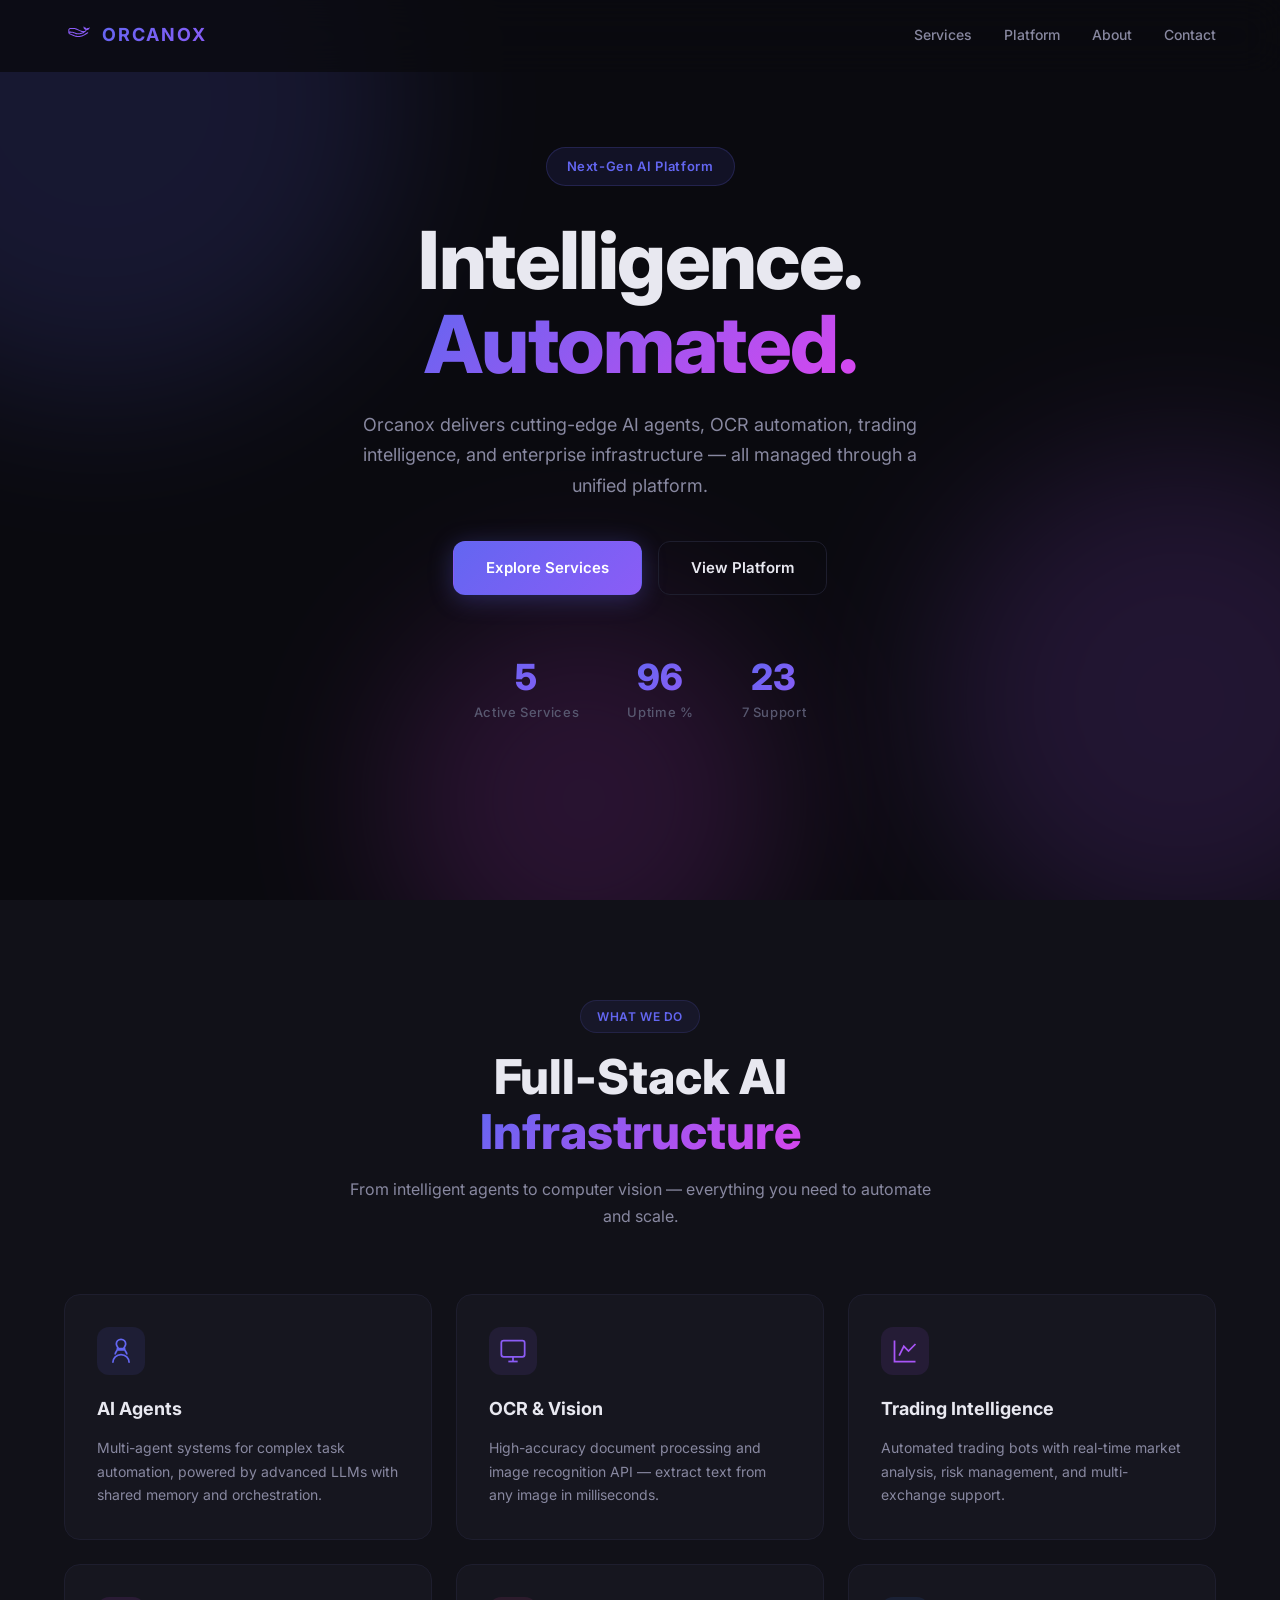
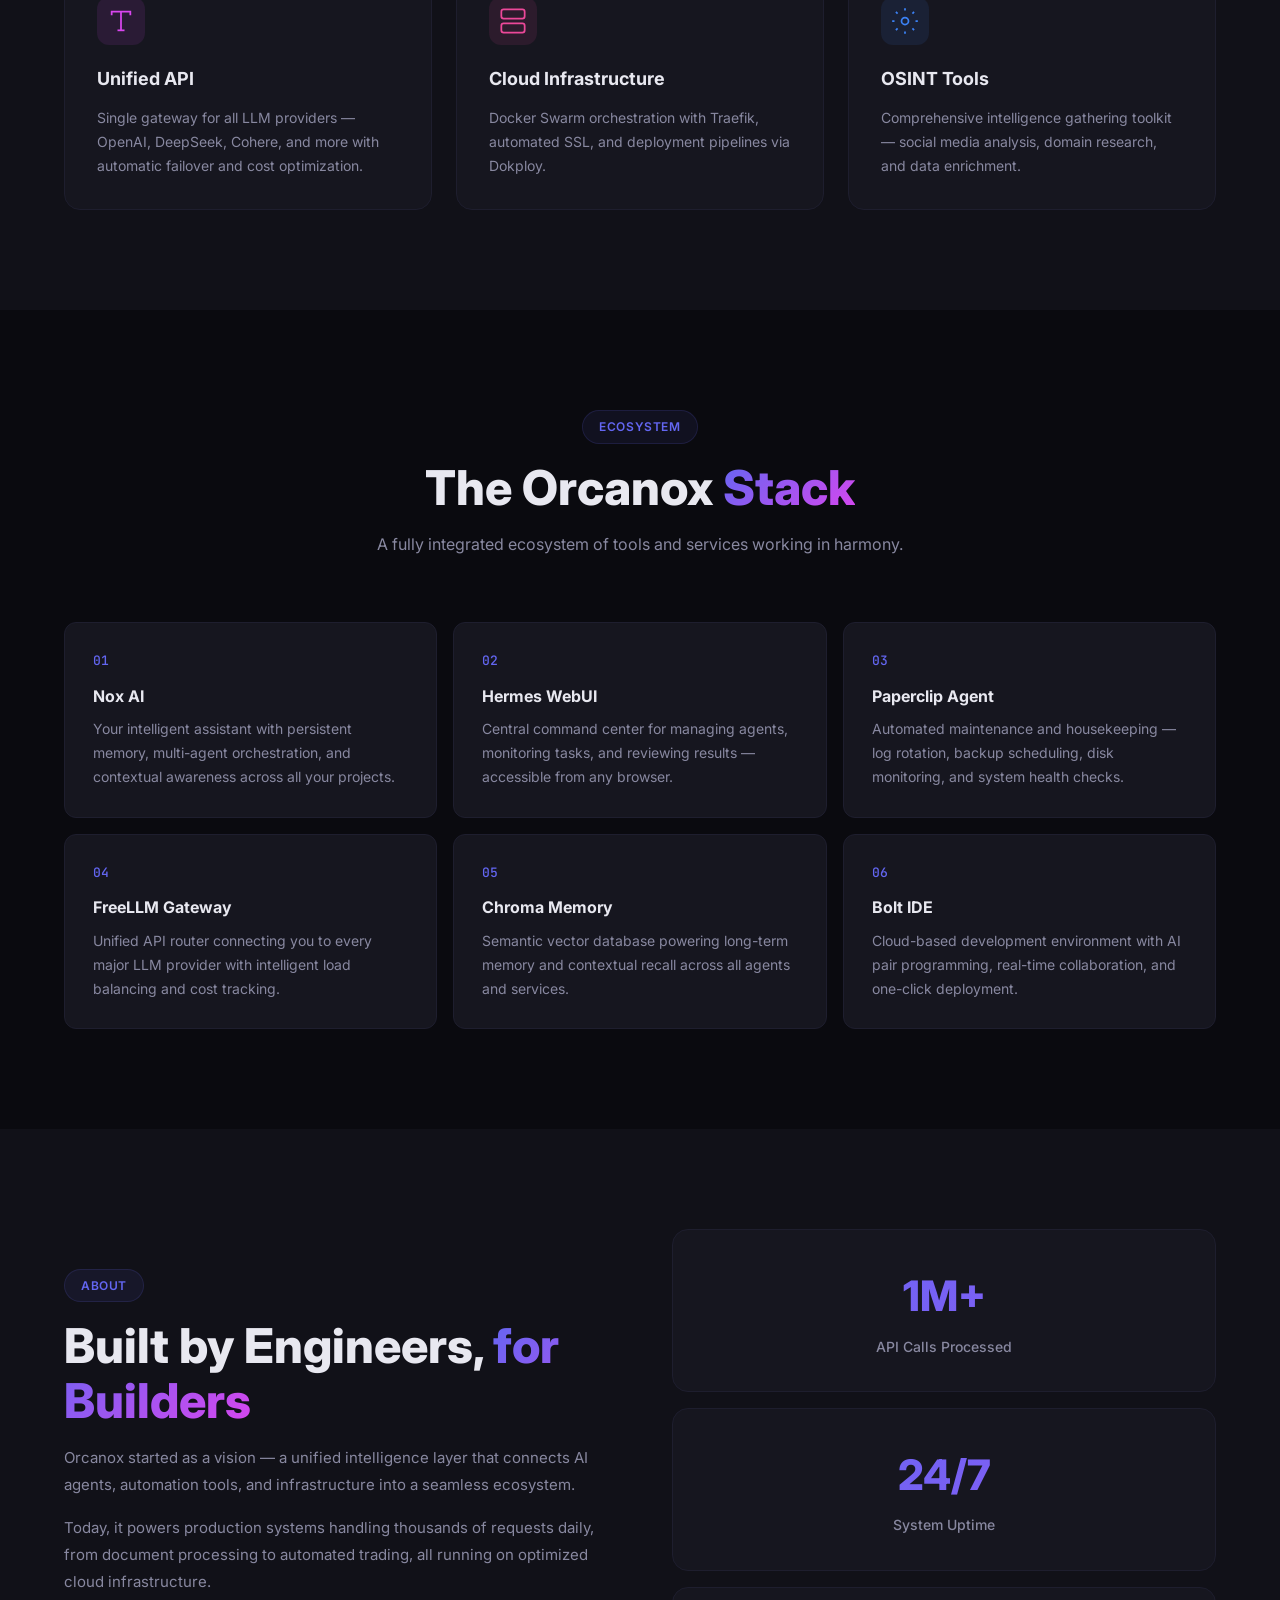
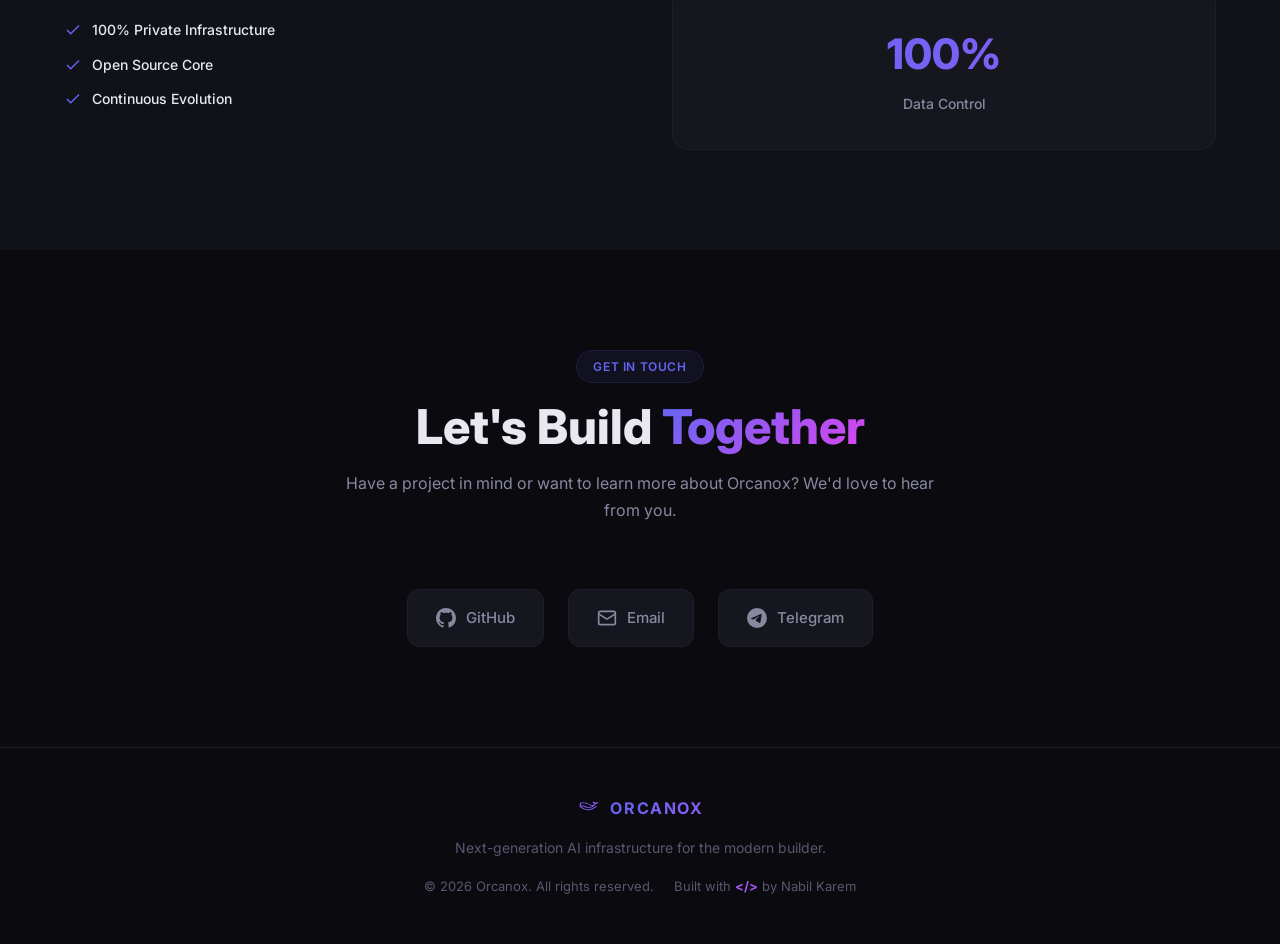
<file: index.html>
<!DOCTYPE html>
<html lang="en">
<head>
  <meta charset="UTF-8">
  <meta name="viewport" content="width=device-width, initial-scale=1.0">
  <meta name="description" content="Orcanox - Next-Generation AI & Automation Platform">
  
  <!-- Google Site Verification - Replace with actual key -->
  <meta name="google-site-verification" content="YOUR_GOOGLE_VERIFICATION_KEY" />
  
  <title>Orcanox — AI. Automation. Intelligence.</title>
  
  <link rel="preconnect" href="https://fonts.googleapis.com">
  <link rel="preconnect" href="https://fonts.gstatic.com" crossorigin>
  <link href="https://fonts.googleapis.com/css2?family=Inter:wght@300;400;500;600;700;800&family=JetBrains+Mono:wght@400;500&display=swap" rel="stylesheet">
  <link rel="stylesheet" href="css/style.css">
  <link rel="icon" type="image/svg+xml" href="favicon.svg">
</head>
<body>
  <!-- Navigation -->
  <nav class="navbar" id="navbar">
    <div class="container nav-container">
      <a href="/" class="logo">
        <svg viewBox="0 0 559 446" class="logo-icon" aria-hidden="true">
          <path fill="currentColor" d="M390 56v12c.1 2.3.5 4 1 6a73 73 0 0 0 12 24c2 2.3 5.7 4 7 7 4 3.4 9.6 6.8 14 9 1.7.6 5.7 1.1 7 2 1.9 1.3 2.9 2.3 0 4v1c-.6 1.8-1.9 3.5-3 5q-3 4-7 7c-4.3 3.2-9.5 6.8-15 7h-1q-2 1.6-5 2h-4c-5.2.7-12.9 2.2-18 0h-6c-1.6 0-3-.8-4-1h-3a17 17 0 0 1-6-2h-1c-2.5-.1-4-1.2-6-2l-4-1c-8.4-2-20.3-6.6-27-12h-1c-4.6-1-9.5-4.3-13.7-6.3s-10.5-3-13.3-6.7h-1c-4-1-8.9-3.5-12-6h-1c-6.8-1.6-13.6-6-20-9-6.5-2.8-14.6-5.7-20-10h-1c-7-1.2-15.4-4-22-6h-97c-5.3 4.3-13.7 4.3-18.7 10.3S90.8 101 88 108c-.4 1.5-.8 2.3-1 4-.2 1.6-.8 4-1 5v51c.2 1.2.8 3.2 1 5 .2 2 .5 3.2 1 5a79 79 0 0 0 6 12c.8.7 1.4 2.2 2 3 1.8 2 4.9 3.4 6 6 9.5 8.3 23.5 10.3 33 18h1c5.1 1.2 12 4.8 16 8h1c4 1 8.9 3.5 12 6h1q4.6 1.2 8 4h1c2 .1 2.6 1.3 4 2 1.6.8 2.7.7 4 2h1q2.5.3 4 2h1c3 .7 6.7 2 9 4h1c4.7.8 13.4 3.1 17 6h1c2.5.1 4 1.3 6 2 1.8.4 3 .8 5 1q3 .4 5 1c1.6-.2 2 0 3 1h1q2.5-.5 4 1h1q2.5-.5 4 1h1c2.2-.2 4.5-.3 6 1h1q4-.4 7 1h45c1.2-.2 3.1-1 5-1h6c1.5-.6 2.9-1.3 5-1h1q1.5-1.4 4-1h1q1.5-1.4 4-1h1c2.4-1.3 5-1.6 8-2l5-1c2-.7 3.6-1.6 6-2 4-.7 7.2-1.7 11-3 2.3-1 4.2-2.5 7-3h1q1.5-1.7 4-2h1c1.9-1.5 3.9-2 6-3q2.9-1.6 6-3a95 95 0 0 0 11-5c4.4-2.8 8.9-6 14-8 0 0 .6.2 1 0 1.8-2.8 7-4.8 10-6 0 0 .6.2 1 0 1.5-2.4 5.3-4 8-5 0 0 .6.2 1 0 1.5-2.4 5.3-4 8-5 0 0 .6.2 1 0 1.3-2 3.8-3.1 6-4 0 0 .6.2 1 0 2-3 7.7-5.6 11-7l5-2c6.3-3.8 11.8-9.6 18-14v-1c0-1.9-.4-4.2 0-6-1-4.5-3.9-5.5-7-8h-1c-1.2 0-2.8-.2-4 0-8.9 1.7-16.5 11.3-25.2 14.8-8.8 3.4-16.9 10.7-25.8 14.2h-1c-10.9 10.6-29.2 16-42.7 23.3S343.7 234.6 328 235h-1q-1.5 1.4-4 1h-1q-1.5 1.4-4 1h-1c-1.5 1.3-3.9 1.2-6 1h-1c-1.7 1.3-4.6 1.2-7 1-1 .2-2.4 1-4 1h-5c-6.6 0-13.4.4-20 0-1.9-.1-2.7.3-4-1h-8c-2.8-.2-5.7-1.3-8-2h-2q-5.7.4-10-2h-1q-4.5 0-8-2h-1a10 10 0 0 1-6-2h-1c-5.9-.2-12-3.8-17-6l-4-1c-1.7-.5-2.8-.7-4-2h-1q-2.5-.2-4-2h-1q-3.4-.9-6-3h-1c-3.5-.8-7.3-2.9-10-5h-1c-1.7 0-2.2-.7-3-2h-1c-11.6-2.7-23.2-11.5-34.2-15.8-11-4.2-25.9-9.2-29.8-21.2h4c16.2 0 32.8-1 49 0 1.7.1 3 .8 4 1 2.1.4 3.4-.5 5 1h1c3.6.1 8.4 1.8 11 4h1a45 45 0 0 1 18 8h1q4.6 1.2 8 4h1c4.2 1 8.3 3.4 12 5q3.4 1.2 7 2c5.7 1.3 13 2.3 18 5h1c3.7-.2 7 1.1 10 2h9c1.6 0 3 .8 4 1h32c2.2-1.6 6-1 9-1h1a63 63 0 0 1 22-4 22 22 0 0 1 8-2c1.7-1.4 3.7-1.6 6-2a81 81 0 0 0 12-3c2.3-1 4.2-2.5 7-3h1q1.5-1.7 4-2h1c1.9-1.5 3.6-2.2 6-3l3-1c4.1-2.3 8.4-5.2 13-7 0 0 .6.2 1 0 1.5-2.4 6.3-5 9-6 0 0 .6.2 1 0 5.3-8.1 17.6-12.5 24.8-20.2C439.9 144 445 133 452 126v-1a12 12 0 0 1 2-5c2.1-2.2 8.9-1 12-1q2 .2 4 0c1-.2 2.3-1.2 4-1h1q2.1-1.5 5-2h1q2.1-1.9 5-3s.6.2 1 0c9-9.3 18-15.4 23-28 1.1-2.8 3.5-6.4 4-9 .2-1 .2-3 0-4-1.5-6-12.3-2.4-15.7 2.3S484.7 80 479 80h-7c-7.8 4.3-19.3 5.7-23 16a37 37 0 0 0-22-24c-1.5-.5-2.5-.7-4-1-2.1-.5-3.6-.2-5-2h-1a22 22 0 0 1-12-8c-2-2.9-3.4-6.5-6-9h-1c-3.9-.6-6.1 1-8 4m-181 45h1c2.2-.2 4.5-.3 6 1h1q2.5-.5 4 1h1a33 33 0 0 1 17 7h1c4.4 1 8.2 4.1 12 6 2.1 1 4.1 1.5 6 3h1c4 1 8.9 3.5 12 6h1c4 1 8.9 3.5 12 6h1c4 1 8.9 3.5 12 6h1a61 61 0 0 1 21 10h1c3.5.8 7.3 2.9 10 5h1c6.1 1.4 12.3 5 18 7 1.8.4 3 .8 5 1 1.8.2 3.7.8 5 1q2.5-.5 4 1h6c2.5 0 4 .3 6 1h3q-.7 2.1-3 2a46 46 0 0 1-16 7l-10 3c-2 .8-3.4 1.9-6 2h-1c-2.6 2.1-7.5 3-11 3h-1c-3.1 2.5-10.7 3.5-15 3h-1c-1.5 1.3-3.9 1.2-6 1-1 .2-2.4 1-4 1h-11c-3.8.4-8.3.4-12 0h-9c-2.3 0-4.3-.7-6-1h-3c-1.8 0-2.9-.7-4-1-3.5-.8-7-.7-10-2h-1c-4.1-.7-9.8-1.4-13-4h-1q-4-.6-7-3h-1q-2.5-.2-4-2h-1q-3.4-.9-6-3h-1c-7.2-1.7-13.3-5.9-20.2-8.8-7-2.8-16.2-4.3-22.8-7.2h-11c-14 0-28.9.3-42-1-2.3 0-4.8.3-7 0a6 6 0 0 1-5-5c-1.8-4.8-.4-10.4 0-15 0-4.3-.4-8.7 0-13 .2-3.2 2.2-7.3 4-10q2-3 5-5c2.1-2 5.4-2.3 8-3 15.6-3.9 36.3-1 53-1 5.2 0 12-.5 17 0s12.2-1.8 16 1Z"></path>
        </svg>
        <span class="logo-text">ORCANOX</span>
      </a>
      <div class="nav-links">
        <a href="#services" class="nav-link">Services</a>
        <a href="#platform" class="nav-link">Platform</a>
        <a href="#about" class="nav-link">About</a>
        <a href="#contact" class="nav-link">Contact</a>
      </div>
      <button class="mobile-menu-btn" id="mobileMenuBtn" aria-label="Toggle menu">
        <span></span><span></span><span></span>
      </button>
    </div>
  </nav>

  <!-- Hero Section -->
  <section class="hero" id="hero">
    <div class="hero-bg">
      <div class="gradient-orb orb-1"></div>
      <div class="gradient-orb orb-2"></div>
      <div class="gradient-orb orb-3"></div>
    </div>
    <div class="container hero-content">
      <div class="hero-badge">Next-Gen AI Platform</div>
      <h1 class="hero-title">
        Intelligence.<br>
        <span class="gradient-text">Automated.</span>
      </h1>
      <p class="hero-subtitle">
        Orcanox delivers cutting-edge AI agents, OCR automation, trading intelligence, and enterprise infrastructure — all managed through a unified platform.
      </p>
      <div class="hero-actions">
        <a href="#services" class="btn btn-primary">Explore Services</a>
        <a href="#platform" class="btn btn-outline">View Platform</a>
      </div>
      <div class="hero-stats">
        <div class="stat">
          <span class="stat-number" data-target="6">0</span>
          <span class="stat-label">Active Services</span>
        </div>
        <div class="stat">
          <span class="stat-number" data-target="99">0</span>
          <span class="stat-label">Uptime %</span>
        </div>
        <div class="stat">
          <span class="stat-number" data-target="24">0</span>
          <span class="stat-label">7 Support</span>
        </div>
      </div>
    </div>
  </section>

  <!-- Services Section -->
  <section class="services" id="services">
    <div class="container">
      <div class="section-header">
        <span class="section-tag">What We Do</span>
        <h2 class="section-title">Full-Stack AI <span class="gradient-text">Infrastructure</span></h2>
        <p class="section-desc">From intelligent agents to computer vision — everything you need to automate and scale.</p>
      </div>
      <div class="services-grid">
        <div class="service-card" data-delay="0">
          <div class="service-icon agent-icon">
            <svg viewBox="0 0 24 24" fill="none" stroke="currentColor" stroke-width="1.5"><path d="M12 2a4 4 0 014 4c0 2-2 3-2 5h-4c0-2-2-3-2-5a4 4 0 014-4z"/><path d="M7 15c0-2 2-3 2-5h6c0 2 2 3 2 5"/><path d="M5 22a7 7 0 0114 0"/></svg>
          </div>
          <h3>AI Agents</h3>
          <p>Multi-agent systems for complex task automation, powered by advanced LLMs with shared memory and orchestration.</p>
        </div>
        <div class="service-card" data-delay="100">
          <div class="service-icon ocr-icon">
            <svg viewBox="0 0 24 24" fill="none" stroke="currentColor" stroke-width="1.5"><rect x="2" y="3" width="20" height="14" rx="2"/><path d="M8 21h8"/><path d="M12 17v4"/></svg>
          </div>
          <h3>OCR & Vision</h3>
          <p>High-accuracy document processing and image recognition API — extract text from any image in milliseconds.</p>
        </div>
        <div class="service-card" data-delay="200">
          <div class="service-icon trade-icon">
            <svg viewBox="0 0 24 24" fill="none" stroke="currentColor" stroke-width="1.5"><path d="M3 3v18h18"/><path d="M7 16l4-8 4 4 6-6"/></svg>
          </div>
          <h3>Trading Intelligence</h3>
          <p>Automated trading bots with real-time market analysis, risk management, and multi-exchange support.</p>
        </div>
        <div class="service-card" data-delay="300">
          <div class="service-icon api-icon">
            <svg viewBox="0 0 24 24" fill="none" stroke="currentColor" stroke-width="1.5"><path d="M4 7V4h16v3"/><path d="M9 20h6"/><path d="M12 4v16"/></svg>
          </div>
          <h3>Unified API</h3>
          <p>Single gateway for all LLM providers — OpenAI, DeepSeek, Cohere, and more with automatic failover and cost optimization.</p>
        </div>
        <div class="service-card" data-delay="400">
          <div class="service-icon infra-icon">
            <svg viewBox="0 0 24 24" fill="none" stroke="currentColor" stroke-width="1.5"><rect x="2" y="2" width="20" height="8" rx="2"/><rect x="2" y="14" width="20" height="8" rx="2"/><path d="M6 6h.01M6 18h.01"/></svg>
          </div>
          <h3>Cloud Infrastructure</h3>
          <p>Docker Swarm orchestration with Traefik, automated SSL, and deployment pipelines via Dokploy.</p>
        </div>
        <div class="service-card" data-delay="500">
          <div class="service-icon osint-icon">
            <svg viewBox="0 0 24 24" fill="none" stroke="currentColor" stroke-width="1.5"><circle cx="12" cy="12" r="3"/><path d="M12 1v2M12 21v2M4.22 4.22l1.42 1.42M18.36 18.36l1.42 1.42M1 12h2M21 12h2M4.22 19.78l1.42-1.42M18.36 5.64l1.42-1.42"/></svg>
          </div>
          <h3>OSINT Tools</h3>
          <p>Comprehensive intelligence gathering toolkit — social media analysis, domain research, and data enrichment.</p>
        </div>
      </div>
    </div>
  </section>

  <!-- Platform Section -->
  <section class="platform" id="platform">
    <div class="container">
      <div class="section-header">
        <span class="section-tag">Ecosystem</span>
        <h2 class="section-title">The Orcanox <span class="gradient-text">Stack</span></h2>
        <p class="section-desc">A fully integrated ecosystem of tools and services working in harmony.</p>
      </div>
      <div class="platform-grid">
        <div class="platform-card">
          <div class="platform-number">01</div>
          <h4>Nox AI</h4>
          <p>Your intelligent assistant with persistent memory, multi-agent orchestration, and contextual awareness across all your projects.</p>
        </div>
        <div class="platform-card">
          <div class="platform-number">02</div>
          <h4>Hermes WebUI</h4>
          <p>Central command center for managing agents, monitoring tasks, and reviewing results — accessible from any browser.</p>
        </div>
        <div class="platform-card">
          <div class="platform-number">03</div>
          <h4>Paperclip Agent</h4>
          <p>Automated maintenance and housekeeping — log rotation, backup scheduling, disk monitoring, and system health checks.</p>
        </div>
        <div class="platform-card">
          <div class="platform-number">04</div>
          <h4>FreeLLM Gateway</h4>
          <p>Unified API router connecting you to every major LLM provider with intelligent load balancing and cost tracking.</p>
        </div>
        <div class="platform-card">
          <div class="platform-number">05</div>
          <h4>Chroma Memory</h4>
          <p>Semantic vector database powering long-term memory and contextual recall across all agents and services.</p>
        </div>
        <div class="platform-card">
          <div class="platform-number">06</div>
          <h4>Bolt IDE</h4>
          <p>Cloud-based development environment with AI pair programming, real-time collaboration, and one-click deployment.</p>
        </div>
      </div>
    </div>
  </section>

  <!-- About Section -->
  <section class="about" id="about">
    <div class="container">
      <div class="about-content">
        <div class="about-text">
          <span class="section-tag">About</span>
          <h2 class="section-title">Built by Engineers, <span class="gradient-text">for Builders</span></h2>
          <p>Orcanox started as a vision — a unified intelligence layer that connects AI agents, automation tools, and infrastructure into a seamless ecosystem.</p>
          <p>Today, it powers production systems handling thousands of requests daily, from document processing to automated trading, all running on optimized cloud infrastructure.</p>
          <div class="about-features">
            <div class="about-feature">
              <svg viewBox="0 0 24 24" fill="none" stroke="currentColor" stroke-width="2"><path d="M20 6L9 17l-5-5"/></svg>
              <span>100% Private Infrastructure</span>
            </div>
            <div class="about-feature">
              <svg viewBox="0 0 24 24" fill="none" stroke="currentColor" stroke-width="2"><path d="M20 6L9 17l-5-5"/></svg>
              <span>Open Source Core</span>
            </div>
            <div class="about-feature">
              <svg viewBox="0 0 24 24" fill="none" stroke="currentColor" stroke-width="2"><path d="M20 6L9 17l-5-5"/></svg>
              <span>Continuous Evolution</span>
            </div>
          </div>
        </div>
        <div class="about-stats">
          <div class="about-stat-card">
            <span class="about-stat-number">1M+</span>
            <span class="about-stat-label">API Calls Processed</span>
          </div>
          <div class="about-stat-card">
            <span class="about-stat-number">24/7</span>
            <span class="about-stat-label">System Uptime</span>
          </div>
          <div class="about-stat-card">
            <span class="about-stat-number">100%</span>
            <span class="about-stat-label">Data Control</span>
          </div>
        </div>
      </div>
    </div>
  </section>

  <!-- Contact Section -->
  <section class="contact" id="contact">
    <div class="container">
      <div class="section-header">
        <span class="section-tag">Get In Touch</span>
        <h2 class="section-title">Let's Build <span class="gradient-text">Together</span></h2>
        <p class="section-desc">Have a project in mind or want to learn more about Orcanox? We'd love to hear from you.</p>
      </div>
      <div class="contact-links">
        <a href="https://github.com/Nabilkarem911" target="_blank" rel="noopener" class="contact-link">
          <svg viewBox="0 0 24 24" fill="currentColor"><path d="M12 0C5.37 0 0 5.37 0 12c0 5.31 3.435 9.795 8.205 11.385.6.105.825-.255.825-.57 0-.285-.015-1.23-.015-2.235-3.015.555-3.795-.735-4.035-1.41-.135-.345-.72-1.41-1.23-1.695-.42-.225-1.02-.78-.015-.795.945-.015 1.62.87 1.845 1.23 1.08 1.815 2.805 1.305 3.495.99.105-.78.42-1.305.765-1.605-2.67-.3-5.46-1.335-5.46-5.925 0-1.305.465-2.385 1.23-3.225-.12-.3-.54-1.53.12-3.18 0 0 1.005-.315 3.3 1.23.96-.27 1.98-.405 3-.405s2.04.135 3 .405c2.295-1.56 3.3-1.23 3.3-1.23.66 1.65.24 2.88.12 3.18.765.84 1.23 1.905 1.23 3.225 0 4.605-2.805 5.625-5.475 5.925.435.375.81 1.095.81 2.22 0 1.605-.015 2.895-.015 3.3 0 .315.225.69.825.57A12.02 12.02 0 0024 12c0-6.63-5.37-12-12-12z"/></svg>
          <span>GitHub</span>
        </a>
        <a href="mailto:nabilkarem@gmail.com" class="contact-link">
          <svg viewBox="0 0 24 24" fill="none" stroke="currentColor" stroke-width="2"><rect x="2" y="4" width="20" height="16" rx="2"/><path d="m22 7-8.97 5.7a1.94 1.94 0 0 1-2.06 0L2 7"/></svg>
          <span>Email</span>
        </a>
        <a href="https://t.me/NabilKarem" target="_blank" rel="noopener" class="contact-link">
          <svg viewBox="0 0 24 24" fill="currentColor"><path d="M11.944 0A12 12 0 0 0 0 12a12 12 0 0 0 12 12 12 12 0 0 0 12-12A12 12 0 0 0 12 0a12 12 0 0 0-.056 0zm4.962 7.224c.1-.002.321.023.465.14a.506.506 0 0 1 .171.325c.016.093.036.306.02.472-.18 1.898-.962 6.502-1.36 8.627-.168.9-.499 1.201-.82 1.23-.696.065-1.225-.46-1.9-.902-1.056-.693-1.653-1.124-2.678-1.8-1.185-.78-.417-1.21.258-1.91.177-.184 3.247-2.977 3.307-3.23.007-.032.014-.15-.056-.212s-.174-.041-.249-.024c-.106.024-1.793 1.14-5.061 3.345-.48.33-.913.49-1.302.48-.428-.008-1.252-.241-1.865-.44-.752-.245-1.349-.374-1.297-.789.027-.216.325-.437.893-.663 3.498-1.524 5.83-2.529 6.998-3.014 3.332-1.386 4.025-1.627 4.476-1.635z"/></svg>
          <span>Telegram</span>
        </a>
      </div>
    </div>
  </section>

  <!-- Footer -->
  <footer class="footer">
    <div class="container">
      <div class="footer-content">
        <div class="footer-brand">
          <svg viewBox="0 0 559 446" class="footer-logo-icon" aria-hidden="true">
            <path fill="currentColor" d="M390 56v12c.1 2.3.5 4 1 6a73 73 0 0 0 12 24c2 2.3 5.7 4 7 7 4 3.4 9.6 6.8 14 9 1.7.6 5.7 1.1 7 2 1.9 1.3 2.9 2.3 0 4v1c-.6 1.8-1.9 3.5-3 5q-3 4-7 7c-4.3 3.2-9.5 6.8-15 7h-1q-2 1.6-5 2h-4c-5.2.7-12.9 2.2-18 0h-6c-1.6 0-3-.8-4-1h-3a17 17 0 0 1-6-2h-1c-2.5-.1-4-1.2-6-2l-4-1c-8.4-2-20.3-6.6-27-12h-1c-4.6-1-9.5-4.3-13.7-6.3s-10.5-3-13.3-6.7h-1c-4-1-8.9-3.5-12-6h-1c-6.8-1.6-13.6-6-20-9-6.5-2.8-14.6-5.7-20-10h-1c-7-1.2-15.4-4-22-6h-97c-5.3 4.3-13.7 4.3-18.7 10.3S90.8 101 88 108c-.4 1.5-.8 2.3-1 4-.2 1.6-.8 4-1 5v51c.2 1.2.8 3.2 1 5 .2 2 .5 3.2 1 5a79 79 0 0 0 6 12c.8.7 1.4 2.2 2 3 1.8 2 4.9 3.4 6 6 9.5 8.3 23.5 10.3 33 18h1c5.1 1.2 12 4.8 16 8h1c4 1 8.9 3.5 12 6h1q4.6 1.2 8 4h1c2 .1 2.6 1.3 4 2 1.6.8 2.7.7 4 2h1q2.5.3 4 2h1c3 .7 6.7 2 9 4h1c4.7.8 13.4 3.1 17 6h1c2.5.1 4 1.3 6 2 1.8.4 3 .8 5 1q3 .4 5 1c1.6-.2 2 0 3 1h1q2.5-.5 4 1h1q2.5-.5 4 1h1c2.2-.2 4.5-.3 6 1h1q4-.4 7 1h45c1.2-.2 3.1-1 5-1h6c1.5-.6 2.9-1.3 5-1h1q1.5-1.4 4-1h1q1.5-1.4 4-1h1c2.4-1.3 5-1.6 8-2l5-1c2-.7 3.6-1.6 6-2 4-.7 7.2-1.7 11-3 2.3-1 4.2-2.5 7-3h1q1.5-1.7 4-2h1c1.9-1.5 3.9-2 6-3q2.9-1.6 6-3a95 95 0 0 0 11-5c4.4-2.8 8.9-6 14-8 0 0 .6.2 1 0 1.8-2.8 7-4.8 10-6 0 0 .6.2 1 0 1.5-2.4 5.3-4 8-5 0 0 .6.2 1 0 1.5-2.4 5.3-4 8-5 0 0 .6.2 1 0 1.3-2 3.8-3.1 6-4 0 0 .6.2 1 0 2-3 7.7-5.6 11-7l5-2c6.3-3.8 11.8-9.6 18-14v-1c0-1.9-.4-4.2 0-6-1-4.5-3.9-5.5-7-8h-1c-1.2 0-2.8-.2-4 0-8.9 1.7-16.5 11.3-25.2 14.8-8.8 3.4-16.9 10.7-25.8 14.2h-1c-10.9 10.6-29.2 16-42.7 23.3S343.7 234.6 328 235h-1q-1.5 1.4-4 1h-1q-1.5 1.4-4 1h-1c-1.5 1.3-3.9 1.2-6 1h-1c-1.7 1.3-4.6 1.2-7 1-1 .2-2.4 1-4 1h-5c-6.6 0-13.4.4-20 0-1.9-.1-2.7.3-4-1h-8c-2.8-.2-5.7-1.3-8-2h-2q-5.7.4-10-2h-1q-4.5 0-8-2h-1a10 10 0 0 1-6-2h-1c-5.9-.2-12-3.8-17-6l-4-1c-1.7-.5-2.8-.7-4-2h-1q-2.5-.2-4-2h-1q-3.4-.9-6-3h-1c-3.5-.8-7.3-2.9-10-5h-1c-1.7 0-2.2-.7-3-2h-1c-11.6-2.7-23.2-11.5-34.2-15.8-11-4.2-25.9-9.2-29.8-21.2h4c16.2 0 32.8-1 49 0 1.7.1 3 .8 4 1 2.1.4 3.4-.5 5 1h1c3.6.1 8.4 1.8 11 4h1a45 45 0 0 1 18 8h1q4.6 1.2 8 4h1c4.2 1 8.3 3.4 12 5q3.4 1.2 7 2c5.7 1.3 13 2.3 18 5h1c3.7-.2 7 1.1 10 2h9c1.6 0 3 .8 4 1h32c2.2-1.6 6-1 9-1h1a63 63 0 0 1 22-4 22 22 0 0 1 8-2c1.7-1.4 3.7-1.6 6-2a81 81 0 0 0 12-3c2.3-1 4.2-2.5 7-3h1q1.5-1.7 4-2h1c1.9-1.5 3.6-2.2 6-3l3-1c4.1-2.3 8.4-5.2 13-7 0 0 .6.2 1 0 1.5-2.4 6.3-5 9-6 0 0 .6.2 1 0 5.3-8.1 17.6-12.5 24.8-20.2C439.9 144 445 133 452 126v-1a12 12 0 0 1 2-5c2.1-2.2 8.9-1 12-1q2 .2 4 0c1-.2 2.3-1.2 4-1h1q2.1-1.5 5-2h1q2.1-1.9 5-3s.6.2 1 0c9-9.3 18-15.4 23-28 1.1-2.8 3.5-6.4 4-9 .2-1 .2-3 0-4-1.5-6-12.3-2.4-15.7 2.3S484.7 80 479 80h-7c-7.8 4.3-19.3 5.7-23 16a37 37 0 0 0-22-24c-1.5-.5-2.5-.7-4-1-2.1-.5-3.6-.2-5-2h-1a22 22 0 0 1-12-8c-2-2.9-3.4-6.5-6-9h-1c-3.9-.6-6.1 1-8 4m-181 45h1c2.2-.2 4.5-.3 6 1h1q2.5-.5 4 1h1a33 33 0 0 1 17 7h1c4.4 1 8.2 4.1 12 6 2.1 1 4.1 1.5 6 3h1c4 1 8.9 3.5 12 6h11l12 6h1c4 1 8.9 3.5 12 6h1a61 61 0 0 1 21 10h1c3.5.8 7.3 2.9 10 5h1c6.1 1.4 12.3 5 18 7 1.8.4 3 .8 5 1 1.8.2 3.7.8 5 1q2.5-.5 4 1h6c2.5 0 4 .3 6 1h3q-.7 2.1-3 2a46 46 0 0 1-16 7l-10 3c-2 .8-3.4 1.9-6 2h-1c-2.6 2.1-7.5 3-11 3h-1c-3.1 2.5-10.7 3.5-15 3h-1c-1.5 1.3-3.9 1.2-6 1-1 .2-2.4 1-4 1h-11c-3.8.4-8.3.4-12 0h-9c-2.3 0-4.3-.7-6-1h-3c-1.8 0-2.9-.7-4-1-3.5-.8-7-.7-10-2h-1c-4.1-.7-9.8-1.4-13-4h-1q-4-.6-7-3h-1q-2.5-.2-4-2h-1q-3.4-.9-6-3h-1c-7.2-1.7-13.3-5.9-20.2-8.8-7-2.8-16.2-4.3-22.8-7.2h-11c-14 0-28.9.3-42-1-2.3 0-4.8.3-7 0a6 6 0 0 1-5-5c-1.8-4.8-.4-10.4 0-15 0-4.3-.4-8.7 0-13 .2-3.2 2.2-7.3 4-10q2-3 5-5c2.1-2 5.4-2.3 8-3 15.6-3.9 36.3-1 53-1 5.2 0 12-.5 17 0s12.2-1.8 16 1Z"></path>
          </svg>
          <span class="footer-logo-text">ORCANOX</span>
        </div>
        <p class="footer-tagline">Next-generation AI infrastructure for the modern builder.</p>
        <div class="footer-bottom">
          <span>&copy; <span id="year"></span> Orcanox. All rights reserved.</span>
          <span class="footer-sep">·</span>
          <span>Built with <span class="heart">&lt;/&gt;</span> by Nabil Karem</span>
        </div>
      </div>
    </div>
  </footer>

  <script src="js/main.js"></script>
</body>
</html>
</file>
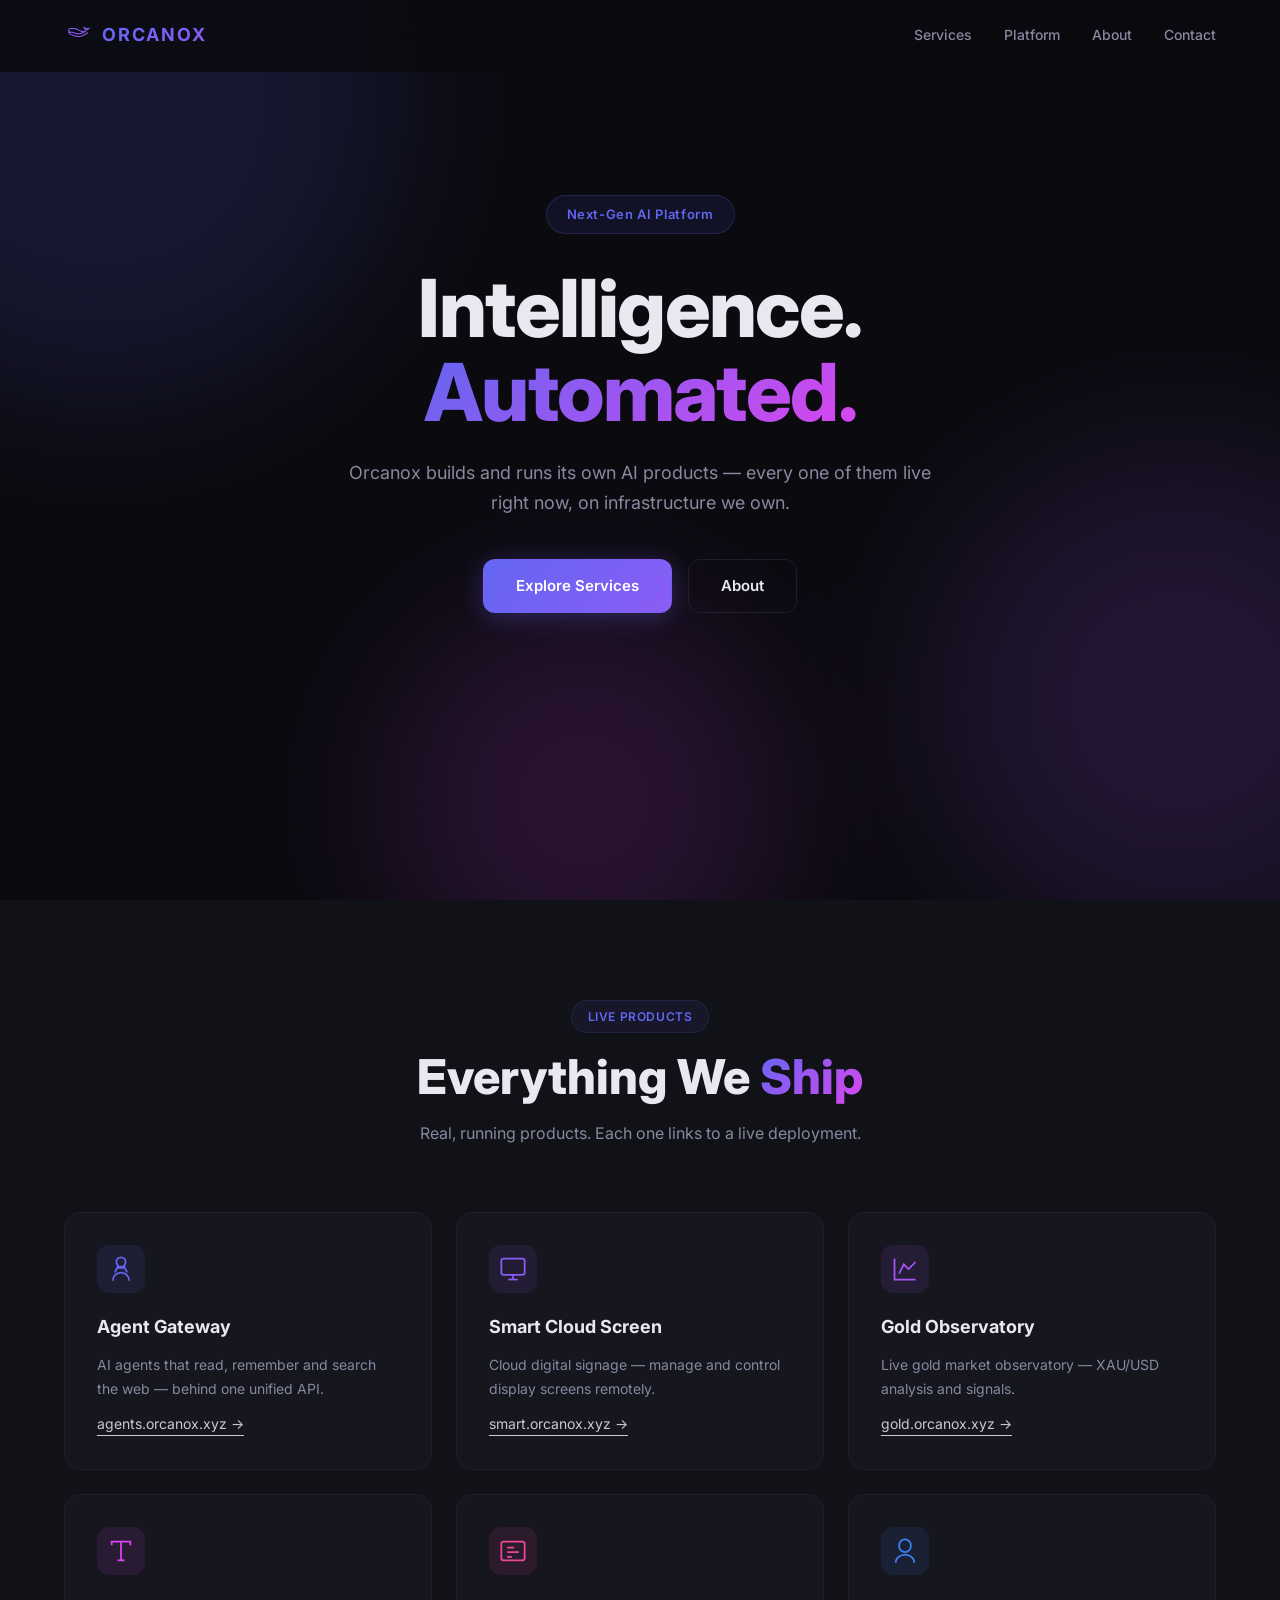
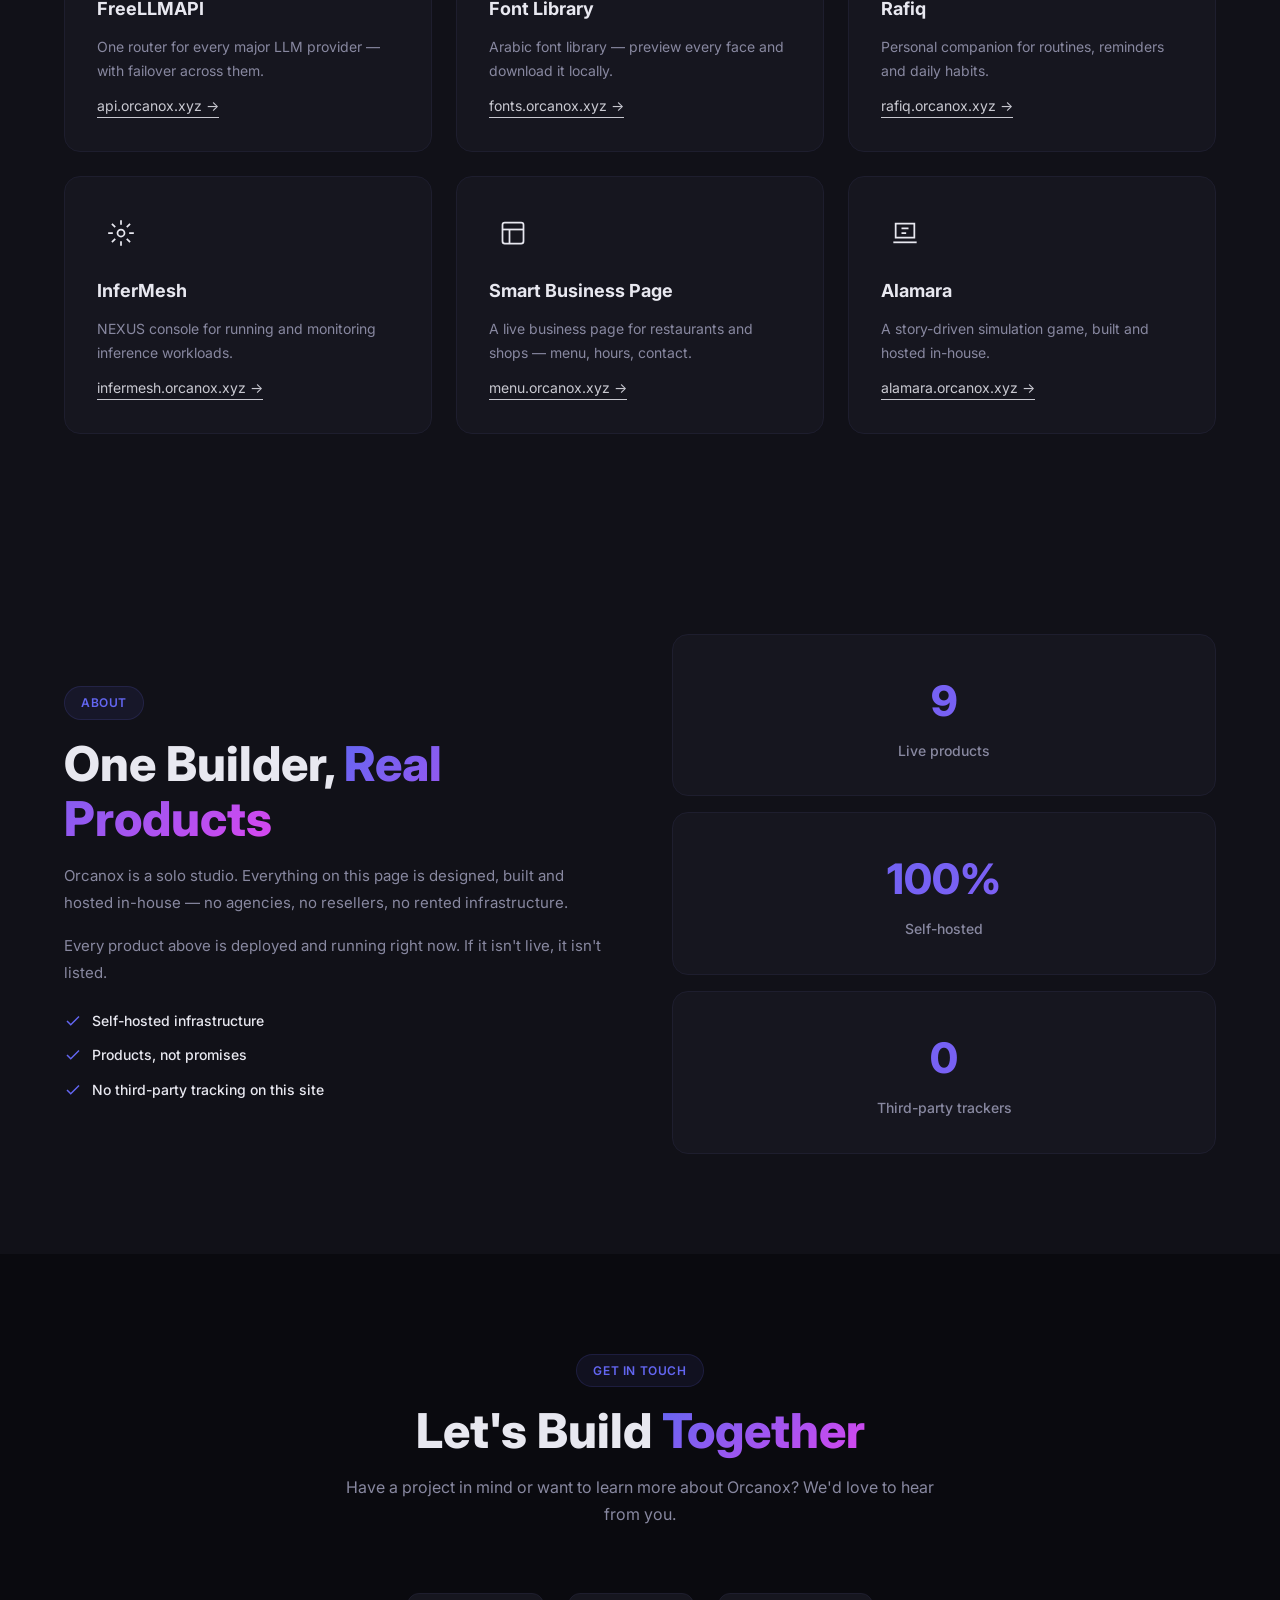
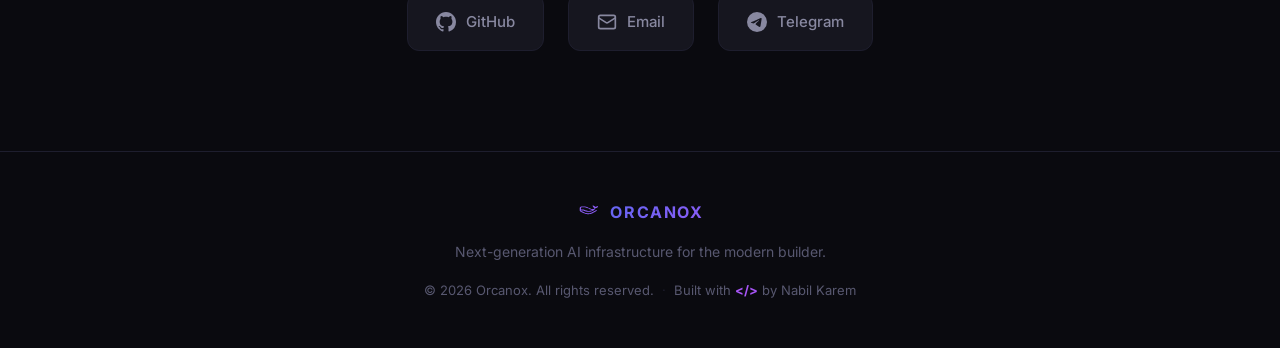
<file: html/index.html>
<!DOCTYPE html>
<html lang="en">
<head>
  <meta charset="UTF-8">
  <meta name="viewport" content="width=device-width, initial-scale=1.0">
  <meta name="description" content="Orcanox - Next-Generation AI & Automation Platform">
  
  <!-- Google Site Verification - Replace with actual key -->
  <meta name="google-site-verification" content="YOUR_GOOGLE_VERIFICATION_KEY" />
  
  <title>Orcanox — AI. Automation. Intelligence.</title>
  
  <link rel="preconnect" href="https://fonts.googleapis.com">
  <link rel="preconnect" href="https://fonts.gstatic.com" crossorigin>
  <link href="https://fonts.googleapis.com/css2?family=Inter:wght@300;400;500;600;700;800&family=JetBrains+Mono:wght@400;500&display=swap" rel="stylesheet">
  <link rel="stylesheet" href="css/style.css">
  <link rel="icon" type="image/svg+xml" href="favicon.svg">
</head>
<body>
  <!-- Navigation -->
  <nav class="navbar" id="navbar">
    <div class="container nav-container">
      <a href="/" class="logo">
        <svg viewBox="0 0 559 446" class="logo-icon" aria-hidden="true">
          <path fill="currentColor" d="M390 56v12c.1 2.3.5 4 1 6a73 73 0 0 0 12 24c2 2.3 5.7 4 7 7 4 3.4 9.6 6.8 14 9 1.7.6 5.7 1.1 7 2 1.9 1.3 2.9 2.3 0 4v1c-.6 1.8-1.9 3.5-3 5q-3 4-7 7c-4.3 3.2-9.5 6.8-15 7h-1q-2 1.6-5 2h-4c-5.2.7-12.9 2.2-18 0h-6c-1.6 0-3-.8-4-1h-3a17 17 0 0 1-6-2h-1c-2.5-.1-4-1.2-6-2l-4-1c-8.4-2-20.3-6.6-27-12h-1c-4.6-1-9.5-4.3-13.7-6.3s-10.5-3-13.3-6.7h-1c-4-1-8.9-3.5-12-6h-1c-6.8-1.6-13.6-6-20-9-6.5-2.8-14.6-5.7-20-10h-1c-7-1.2-15.4-4-22-6h-97c-5.3 4.3-13.7 4.3-18.7 10.3S90.8 101 88 108c-.4 1.5-.8 2.3-1 4-.2 1.6-.8 4-1 5v51c.2 1.2.8 3.2 1 5 .2 2 .5 3.2 1 5a79 79 0 0 0 6 12c.8.7 1.4 2.2 2 3 1.8 2 4.9 3.4 6 6 9.5 8.3 23.5 10.3 33 18h1c5.1 1.2 12 4.8 16 8h1c4 1 8.9 3.5 12 6h1q4.6 1.2 8 4h1c2 .1 2.6 1.3 4 2 1.6.8 2.7.7 4 2h1q2.5.3 4 2h1c3 .7 6.7 2 9 4h1c4.7.8 13.4 3.1 17 6h1c2.5.1 4 1.3 6 2 1.8.4 3 .8 5 1q3 .4 5 1c1.6-.2 2 0 3 1h1q2.5-.5 4 1h1q2.5-.5 4 1h1c2.2-.2 4.5-.3 6 1h1q4-.4 7 1h45c1.2-.2 3.1-1 5-1h6c1.5-.6 2.9-1.3 5-1h1q1.5-1.4 4-1h1q1.5-1.4 4-1h1c2.4-1.3 5-1.6 8-2l5-1c2-.7 3.6-1.6 6-2 4-.7 7.2-1.7 11-3 2.3-1 4.2-2.5 7-3h1q1.5-1.7 4-2h1c1.9-1.5 3.9-2 6-3q2.9-1.6 6-3a95 95 0 0 0 11-5c4.4-2.8 8.9-6 14-8 0 0 .6.2 1 0 1.8-2.8 7-4.8 10-6 0 0 .6.2 1 0 1.5-2.4 5.3-4 8-5 0 0 .6.2 1 0 1.5-2.4 5.3-4 8-5 0 0 .6.2 1 0 1.3-2 3.8-3.1 6-4 0 0 .6.2 1 0 2-3 7.7-5.6 11-7l5-2c6.3-3.8 11.8-9.6 18-14v-1c0-1.9-.4-4.2 0-6-1-4.5-3.9-5.5-7-8h-1c-1.2 0-2.8-.2-4 0-8.9 1.7-16.5 11.3-25.2 14.8-8.8 3.4-16.9 10.7-25.8 14.2h-1c-10.9 10.6-29.2 16-42.7 23.3S343.7 234.6 328 235h-1q-1.5 1.4-4 1h-1q-1.5 1.4-4 1h-1c-1.5 1.3-3.9 1.2-6 1h-1c-1.7 1.3-4.6 1.2-7 1-1 .2-2.4 1-4 1h-5c-6.6 0-13.4.4-20 0-1.9-.1-2.7.3-4-1h-8c-2.8-.2-5.7-1.3-8-2h-2q-5.7.4-10-2h-1q-4.5 0-8-2h-1a10 10 0 0 1-6-2h-1c-5.9-.2-12-3.8-17-6l-4-1c-1.7-.5-2.8-.7-4-2h-1q-2.5-.2-4-2h-1q-3.4-.9-6-3h-1c-3.5-.8-7.3-2.9-10-5h-1c-1.7 0-2.2-.7-3-2h-1c-11.6-2.7-23.2-11.5-34.2-15.8-11-4.2-25.9-9.2-29.8-21.2h4c16.2 0 32.8-1 49 0 1.7.1 3 .8 4 1 2.1.4 3.4-.5 5 1h1c3.6.1 8.4 1.8 11 4h1a45 45 0 0 1 18 8h1q4.6 1.2 8 4h1c4.2 1 8.3 3.4 12 5q3.4 1.2 7 2c5.7 1.3 13 2.3 18 5h1c3.7-.2 7 1.1 10 2h9c1.6 0 3 .8 4 1h32c2.2-1.6 6-1 9-1h1a63 63 0 0 1 22-4 22 22 0 0 1 8-2c1.7-1.4 3.7-1.6 6-2a81 81 0 0 0 12-3c2.3-1 4.2-2.5 7-3h1q1.5-1.7 4-2h1c1.9-1.5 3.6-2.2 6-3l3-1c4.1-2.3 8.4-5.2 13-7 0 0 .6.2 1 0 1.5-2.4 6.3-5 9-6 0 0 .6.2 1 0 5.3-8.1 17.6-12.5 24.8-20.2C439.9 144 445 133 452 126v-1a12 12 0 0 1 2-5c2.1-2.2 8.9-1 12-1q2 .2 4 0c1-.2 2.3-1.2 4-1h1q2.1-1.5 5-2h1q2.1-1.9 5-3s.6.2 1 0c9-9.3 18-15.4 23-28 1.1-2.8 3.5-6.4 4-9 .2-1 .2-3 0-4-1.5-6-12.3-2.4-15.7 2.3S484.7 80 479 80h-7c-7.8 4.3-19.3 5.7-23 16a37 37 0 0 0-22-24c-1.5-.5-2.5-.7-4-1-2.1-.5-3.6-.2-5-2h-1a22 22 0 0 1-12-8c-2-2.9-3.4-6.5-6-9h-1c-3.9-.6-6.1 1-8 4m-181 45h1c2.2-.2 4.5-.3 6 1h1q2.5-.5 4 1h1a33 33 0 0 1 17 7h1c4.4 1 8.2 4.1 12 6 2.1 1 4.1 1.5 6 3h1c4 1 8.9 3.5 12 6h1c4 1 8.9 3.5 12 6h1c4 1 8.9 3.5 12 6h1a61 61 0 0 1 21 10h1c3.5.8 7.3 2.9 10 5h1c6.1 1.4 12.3 5 18 7 1.8.4 3 .8 5 1 1.8.2 3.7.8 5 1q2.5-.5 4 1h6c2.5 0 4 .3 6 1h3q-.7 2.1-3 2a46 46 0 0 1-16 7l-10 3c-2 .8-3.4 1.9-6 2h-1c-2.6 2.1-7.5 3-11 3h-1c-3.1 2.5-10.7 3.5-15 3h-1c-1.5 1.3-3.9 1.2-6 1-1 .2-2.4 1-4 1h-11c-3.8.4-8.3.4-12 0h-9c-2.3 0-4.3-.7-6-1h-3c-1.8 0-2.9-.7-4-1-3.5-.8-7-.7-10-2h-1c-4.1-.7-9.8-1.4-13-4h-1q-4-.6-7-3h-1q-2.5-.2-4-2h-1q-3.4-.9-6-3h-1c-7.2-1.7-13.3-5.9-20.2-8.8-7-2.8-16.2-4.3-22.8-7.2h-11c-14 0-28.9.3-42-1-2.3 0-4.8.3-7 0a6 6 0 0 1-5-5c-1.8-4.8-.4-10.4 0-15 0-4.3-.4-8.7 0-13 .2-3.2 2.2-7.3 4-10q2-3 5-5c2.1-2 5.4-2.3 8-3 15.6-3.9 36.3-1 53-1 5.2 0 12-.5 17 0s12.2-1.8 16 1Z"></path>
        </svg>
        <span class="logo-text">ORCANOX</span>
      </a>
      <div class="nav-links">
        <a href="#services" class="nav-link">Services</a>
        <a href="#platform" class="nav-link">Platform</a>
        <a href="#about" class="nav-link">About</a>
        <a href="#contact" class="nav-link">Contact</a>
      </div>
      <button class="mobile-menu-btn" id="mobileMenuBtn" aria-label="Toggle menu">
        <span></span><span></span><span></span>
      </button>
    </div>
  </nav>

  <!-- Hero Section -->
  <section class="hero" id="hero">
    <div class="hero-bg">
      <div class="gradient-orb orb-1"></div>
      <div class="gradient-orb orb-2"></div>
      <div class="gradient-orb orb-3"></div>
    </div>
    <div class="container hero-content">
      <div class="hero-badge">Next-Gen AI Platform</div>
      <h1 class="hero-title">
        Intelligence.<br>
        <span class="gradient-text">Automated.</span>
      </h1>
      <p class="hero-subtitle">
        Orcanox builds and runs its own AI products — every one of them live right now, on infrastructure we own.
      </p>
      <div class="hero-actions">
        <a href="#services" class="btn btn-primary">Explore Services</a>
        <a href="#about" class="btn btn-outline">About</a>
      </div>
    </div>
  </section>

  <!-- Services Section -->
  <section class="services" id="services">
    <div class="container">
      <div class="section-header">
        <span class="section-tag">Live Products</span>
        <h2 class="section-title">Everything We <span class="gradient-text">Ship</span></h2>
        <p class="section-desc">Real, running products. Each one links to a live deployment.</p>
      </div>
      <div class="services-grid">
        <div class="service-card" data-delay="0">
          <div class="service-icon agent-icon">
            <svg viewBox="0 0 24 24" fill="none" stroke="currentColor" stroke-width="1.5"><path d="M12 2a4 4 0 014 4c0 2-2 3-2 5h-4c0-2-2-3-2-5a4 4 0 014-4z"/><path d="M7 15c0-2 2-3 2-5h6c0 2 2 3 2 5"/><path d="M5 22a7 7 0 0114 0"/></svg>
          </div>
          <h3>Agent Gateway</h3>
          <p>AI agents that read, remember and search the web — behind one unified API.</p>
          <a href="https://agents.orcanox.xyz" target="_blank" rel="noopener" style="display:inline-block;margin-top:12px;font-size:14px;color:inherit;opacity:.85;text-decoration:none;border-bottom:1px solid currentColor">agents.orcanox.xyz →</a>
        </div>
        <div class="service-card" data-delay="100">
          <div class="service-icon infra-icon">
            <svg viewBox="0 0 24 24" fill="none" stroke="currentColor" stroke-width="1.5"><rect x="2" y="3" width="20" height="14" rx="2"/><path d="M8 21h8"/><path d="M12 17v4"/></svg>
          </div>
          <h3>Smart Cloud Screen</h3>
          <p>Cloud digital signage — manage and control display screens remotely.</p>
          <a href="https://smart.orcanox.xyz" target="_blank" rel="noopener" style="display:inline-block;margin-top:12px;font-size:14px;color:inherit;opacity:.85;text-decoration:none;border-bottom:1px solid currentColor">smart.orcanox.xyz →</a>
        </div>
        <div class="service-card" data-delay="200">
          <div class="service-icon trade-icon">
            <svg viewBox="0 0 24 24" fill="none" stroke="currentColor" stroke-width="1.5"><path d="M3 3v18h18"/><path d="M7 16l4-8 4 4 6-6"/></svg>
          </div>
          <h3>Gold Observatory</h3>
          <p>Live gold market observatory — XAU/USD analysis and signals.</p>
          <a href="https://gold.orcanox.xyz" target="_blank" rel="noopener" style="display:inline-block;margin-top:12px;font-size:14px;color:inherit;opacity:.85;text-decoration:none;border-bottom:1px solid currentColor">gold.orcanox.xyz →</a>
        </div>
        <div class="service-card" data-delay="300">
          <div class="service-icon api-icon">
            <svg viewBox="0 0 24 24" fill="none" stroke="currentColor" stroke-width="1.5"><path d="M4 7V4h16v3"/><path d="M9 20h6"/><path d="M12 4v16"/></svg>
          </div>
          <h3>FreeLLMAPI</h3>
          <p>One router for every major LLM provider — with failover across them.</p>
          <a href="https://api.orcanox.xyz" target="_blank" rel="noopener" style="display:inline-block;margin-top:12px;font-size:14px;color:inherit;opacity:.85;text-decoration:none;border-bottom:1px solid currentColor">api.orcanox.xyz →</a>
        </div>
        <div class="service-card" data-delay="400">
          <div class="service-icon ocr-icon">
            <svg viewBox="0 0 24 24" fill="none" stroke="currentColor" stroke-width="1.5"><rect x="2" y="4" width="20" height="16" rx="2"/><path d="M7 9h6M7 13h10M7 17h4"/></svg>
          </div>
          <h3>Font Library</h3>
          <p>Arabic font library — preview every face and download it locally.</p>
          <a href="https://fonts.orcanox.xyz" target="_blank" rel="noopener" style="display:inline-block;margin-top:12px;font-size:14px;color:inherit;opacity:.85;text-decoration:none;border-bottom:1px solid currentColor">fonts.orcanox.xyz →</a>
        </div>
        <div class="service-card" data-delay="500">
          <div class="service-icon osint-icon">
            <svg viewBox="0 0 24 24" fill="none" stroke="currentColor" stroke-width="1.5"><path d="M12 2a5 5 0 015 5v1a5 5 0 01-10 0V7a5 5 0 015-5z"/><path d="M4 22c0-4 4-7 8-7s8 3 8 7"/></svg>
          </div>
          <h3>Rafiq</h3>
          <p>Personal companion for routines, reminders and daily habits.</p>
          <a href="https://rafiq.orcanox.xyz" target="_blank" rel="noopener" style="display:inline-block;margin-top:12px;font-size:14px;color:inherit;opacity:.85;text-decoration:none;border-bottom:1px solid currentColor">rafiq.orcanox.xyz →</a>
        </div>
        <div class="service-card" data-delay="600">
          <div class="service-icon agent-icon">
            <svg viewBox="0 0 24 24" fill="none" stroke="currentColor" stroke-width="1.5"><circle cx="12" cy="12" r="3"/><path d="M12 1v4M12 19v4M4.22 4.22l2.83 2.83M16.95 16.95l2.83 2.83M1 12h4M19 12h4M4.22 19.78l2.83-2.83M16.95 7.05l2.83-2.83"/></svg>
          </div>
          <h3>InferMesh</h3>
          <p>NEXUS console for running and monitoring inference workloads.</p>
          <a href="https://infermesh.orcanox.xyz" target="_blank" rel="noopener" style="display:inline-block;margin-top:12px;font-size:14px;color:inherit;opacity:.85;text-decoration:none;border-bottom:1px solid currentColor">infermesh.orcanox.xyz →</a>
        </div>
        <div class="service-card" data-delay="700">
          <div class="service-icon api-icon">
            <svg viewBox="0 0 24 24" fill="none" stroke="currentColor" stroke-width="1.5"><rect x="3" y="3" width="18" height="18" rx="2"/><path d="M3 9h18"/><path d="M9 21V9"/></svg>
          </div>
          <h3>Smart Business Page</h3>
          <p>A live business page for restaurants and shops — menu, hours, contact.</p>
          <a href="https://menu.orcanox.xyz" target="_blank" rel="noopener" style="display:inline-block;margin-top:12px;font-size:14px;color:inherit;opacity:.85;text-decoration:none;border-bottom:1px solid currentColor">menu.orcanox.xyz →</a>
        </div>
        <div class="service-card" data-delay="800">
          <div class="service-icon trade-icon">
            <svg viewBox="0 0 24 24" fill="none" stroke="currentColor" stroke-width="1.5"><path d="M4 4h16v12H4z"/><path d="M2 20h20"/><path d="M9 8h6M9 12h4"/></svg>
          </div>
          <h3>Alamara</h3>
          <p>A story-driven simulation game, built and hosted in-house.</p>
          <a href="https://alamara.orcanox.xyz" target="_blank" rel="noopener" style="display:inline-block;margin-top:12px;font-size:14px;color:inherit;opacity:.85;text-decoration:none;border-bottom:1px solid currentColor">alamara.orcanox.xyz →</a>
        </div>
      </div>
    </div>
  </section>

  <!-- About Section -->
  <section class="about" id="about">
    <div class="container">
      <div class="about-content">
        <div class="about-text">
          <span class="section-tag">About</span>
          <h2 class="section-title">One Builder, <span class="gradient-text">Real Products</span></h2>
          <p>Orcanox is a solo studio. Everything on this page is designed, built and hosted in-house — no agencies, no resellers, no rented infrastructure.</p>
          <p>Every product above is deployed and running right now. If it isn't live, it isn't listed.</p>
          <div class="about-features">
            <div class="about-feature">
              <svg viewBox="0 0 24 24" fill="none" stroke="currentColor" stroke-width="2"><path d="M20 6L9 17l-5-5"/></svg>
              <span>Self-hosted infrastructure</span>
            </div>
            <div class="about-feature">
              <svg viewBox="0 0 24 24" fill="none" stroke="currentColor" stroke-width="2"><path d="M20 6L9 17l-5-5"/></svg>
              <span>Products, not promises</span>
            </div>
            <div class="about-feature">
              <svg viewBox="0 0 24 24" fill="none" stroke="currentColor" stroke-width="2"><path d="M20 6L9 17l-5-5"/></svg>
              <span>No third-party tracking on this site</span>
            </div>
          </div>
        </div>
        <div class="about-stats">
          <div class="about-stat-card">
            <span class="about-stat-number">9</span>
            <span class="about-stat-label">Live products</span>
          </div>
          <div class="about-stat-card">
            <span class="about-stat-number">100%</span>
            <span class="about-stat-label">Self-hosted</span>
          </div>
          <div class="about-stat-card">
            <span class="about-stat-number">0</span>
            <span class="about-stat-label">Third-party trackers</span>
          </div>
        </div>
      </div>
    </div>
  </section>

  <!-- Contact Section -->
  <section class="contact" id="contact">
    <div class="container">
      <div class="section-header">
        <span class="section-tag">Get In Touch</span>
        <h2 class="section-title">Let's Build <span class="gradient-text">Together</span></h2>
        <p class="section-desc">Have a project in mind or want to learn more about Orcanox? We'd love to hear from you.</p>
      </div>
      <div class="contact-links">
        <a href="https://github.com/Nabilkarem911" target="_blank" rel="noopener" class="contact-link">
          <svg viewBox="0 0 24 24" fill="currentColor"><path d="M12 0C5.37 0 0 5.37 0 12c0 5.31 3.435 9.795 8.205 11.385.6.105.825-.255.825-.57 0-.285-.015-1.23-.015-2.235-3.015.555-3.795-.735-4.035-1.41-.135-.345-.72-1.41-1.23-1.695-.42-.225-1.02-.78-.015-.795.945-.015 1.62.87 1.845 1.23 1.08 1.815 2.805 1.305 3.495.99.105-.78.42-1.305.765-1.605-2.67-.3-5.46-1.335-5.46-5.925 0-1.305.465-2.385 1.23-3.225-.12-.3-.54-1.53.12-3.18 0 0 1.005-.315 3.3 1.23.96-.27 1.98-.405 3-.405s2.04.135 3 .405c2.295-1.56 3.3-1.23 3.3-1.23.66 1.65.24 2.88.12 3.18.765.84 1.23 1.905 1.23 3.225 0 4.605-2.805 5.625-5.475 5.925.435.375.81 1.095.81 2.22 0 1.605-.015 2.895-.015 3.3 0 .315.225.69.825.57A12.02 12.02 0 0024 12c0-6.63-5.37-12-12-12z"/></svg>
          <span>GitHub</span>
        </a>
        <a href="mailto:nabilkarem@gmail.com" class="contact-link">
          <svg viewBox="0 0 24 24" fill="none" stroke="currentColor" stroke-width="2"><rect x="2" y="4" width="20" height="16" rx="2"/><path d="m22 7-8.97 5.7a1.94 1.94 0 0 1-2.06 0L2 7"/></svg>
          <span>Email</span>
        </a>
        <a href="https://t.me/NabilKarem" target="_blank" rel="noopener" class="contact-link">
          <svg viewBox="0 0 24 24" fill="currentColor"><path d="M11.944 0A12 12 0 0 0 0 12a12 12 0 0 0 12 12 12 12 0 0 0 12-12A12 12 0 0 0 12 0a12 12 0 0 0-.056 0zm4.962 7.224c.1-.002.321.023.465.14a.506.506 0 0 1 .171.325c.016.093.036.306.02.472-.18 1.898-.962 6.502-1.36 8.627-.168.9-.499 1.201-.82 1.23-.696.065-1.225-.46-1.9-.902-1.056-.693-1.653-1.124-2.678-1.8-1.185-.78-.417-1.21.258-1.91.177-.184 3.247-2.977 3.307-3.23.007-.032.014-.15-.056-.212s-.174-.041-.249-.024c-.106.024-1.793 1.14-5.061 3.345-.48.33-.913.49-1.302.48-.428-.008-1.252-.241-1.865-.44-.752-.245-1.349-.374-1.297-.789.027-.216.325-.437.893-.663 3.498-1.524 5.83-2.529 6.998-3.014 3.332-1.386 4.025-1.627 4.476-1.635z"/></svg>
          <span>Telegram</span>
        </a>
      </div>
    </div>
  </section>

  <!-- Footer -->
  <footer class="footer">
    <div class="container">
      <div class="footer-content">
        <div class="footer-brand">
          <svg viewBox="0 0 559 446" class="footer-logo-icon" aria-hidden="true">
            <path fill="currentColor" d="M390 56v12c.1 2.3.5 4 1 6a73 73 0 0 0 12 24c2 2.3 5.7 4 7 7 4 3.4 9.6 6.8 14 9 1.7.6 5.7 1.1 7 2 1.9 1.3 2.9 2.3 0 4v1c-.6 1.8-1.9 3.5-3 5q-3 4-7 7c-4.3 3.2-9.5 6.8-15 7h-1q-2 1.6-5 2h-4c-5.2.7-12.9 2.2-18 0h-6c-1.6 0-3-.8-4-1h-3a17 17 0 0 1-6-2h-1c-2.5-.1-4-1.2-6-2l-4-1c-8.4-2-20.3-6.6-27-12h-1c-4.6-1-9.5-4.3-13.7-6.3s-10.5-3-13.3-6.7h-1c-4-1-8.9-3.5-12-6h-1c-6.8-1.6-13.6-6-20-9-6.5-2.8-14.6-5.7-20-10h-1c-7-1.2-15.4-4-22-6h-97c-5.3 4.3-13.7 4.3-18.7 10.3S90.8 101 88 108c-.4 1.5-.8 2.3-1 4-.2 1.6-.8 4-1 5v51c.2 1.2.8 3.2 1 5 .2 2 .5 3.2 1 5a79 79 0 0 0 6 12c.8.7 1.4 2.2 2 3 1.8 2 4.9 3.4 6 6 9.5 8.3 23.5 10.3 33 18h1c5.1 1.2 12 4.8 16 8h1c4 1 8.9 3.5 12 6h1q4.6 1.2 8 4h1c2 .1 2.6 1.3 4 2 1.6.8 2.7.7 4 2h1q2.5.3 4 2h1c3 .7 6.7 2 9 4h1c4.7.8 13.4 3.1 17 6h1c2.5.1 4 1.3 6 2 1.8.4 3 .8 5 1q3 .4 5 1c1.6-.2 2 0 3 1h1q2.5-.5 4 1h1q2.5-.5 4 1h1c2.2-.2 4.5-.3 6 1h1q4-.4 7 1h45c1.2-.2 3.1-1 5-1h6c1.5-.6 2.9-1.3 5-1h1q1.5-1.4 4-1h1q1.5-1.4 4-1h1c2.4-1.3 5-1.6 8-2l5-1c2-.7 3.6-1.6 6-2 4-.7 7.2-1.7 11-3 2.3-1 4.2-2.5 7-3h1q1.5-1.7 4-2h1c1.9-1.5 3.9-2 6-3q2.9-1.6 6-3a95 95 0 0 0 11-5c4.4-2.8 8.9-6 14-8 0 0 .6.2 1 0 1.8-2.8 7-4.8 10-6 0 0 .6.2 1 0 1.5-2.4 5.3-4 8-5 0 0 .6.2 1 0 1.5-2.4 5.3-4 8-5 0 0 .6.2 1 0 1.3-2 3.8-3.1 6-4 0 0 .6.2 1 0 2-3 7.7-5.6 11-7l5-2c6.3-3.8 11.8-9.6 18-14v-1c0-1.9-.4-4.2 0-6-1-4.5-3.9-5.5-7-8h-1c-1.2 0-2.8-.2-4 0-8.9 1.7-16.5 11.3-25.2 14.8-8.8 3.4-16.9 10.7-25.8 14.2h-1c-10.9 10.6-29.2 16-42.7 23.3S343.7 234.6 328 235h-1q-1.5 1.4-4 1h-1q-1.5 1.4-4 1h-1c-1.5 1.3-3.9 1.2-6 1h-1c-1.7 1.3-4.6 1.2-7 1-1 .2-2.4 1-4 1h-5c-6.6 0-13.4.4-20 0-1.9-.1-2.7.3-4-1h-8c-2.8-.2-5.7-1.3-8-2h-2q-5.7.4-10-2h-1q-4.5 0-8-2h-1a10 10 0 0 1-6-2h-1c-5.9-.2-12-3.8-17-6l-4-1c-1.7-.5-2.8-.7-4-2h-1q-2.5-.2-4-2h-1q-3.4-.9-6-3h-1c-3.5-.8-7.3-2.9-10-5h-1c-1.7 0-2.2-.7-3-2h-1c-11.6-2.7-23.2-11.5-34.2-15.8-11-4.2-25.9-9.2-29.8-21.2h4c16.2 0 32.8-1 49 0 1.7.1 3 .8 4 1 2.1.4 3.4-.5 5 1h1c3.6.1 8.4 1.8 11 4h1a45 45 0 0 1 18 8h1q4.6 1.2 8 4h1c4.2 1 8.3 3.4 12 5q3.4 1.2 7 2c5.7 1.3 13 2.3 18 5h1c3.7-.2 7 1.1 10 2h9c1.6 0 3 .8 4 1h32c2.2-1.6 6-1 9-1h1a63 63 0 0 1 22-4 22 22 0 0 1 8-2c1.7-1.4 3.7-1.6 6-2a81 81 0 0 0 12-3c2.3-1 4.2-2.5 7-3h1q1.5-1.7 4-2h1c1.9-1.5 3.6-2.2 6-3l3-1c4.1-2.3 8.4-5.2 13-7 0 0 .6.2 1 0 1.5-2.4 6.3-5 9-6 0 0 .6.2 1 0 5.3-8.1 17.6-12.5 24.8-20.2C439.9 144 445 133 452 126v-1a12 12 0 0 1 2-5c2.1-2.2 8.9-1 12-1q2 .2 4 0c1-.2 2.3-1.2 4-1h1q2.1-1.5 5-2h1q2.1-1.9 5-3s.6.2 1 0c9-9.3 18-15.4 23-28 1.1-2.8 3.5-6.4 4-9 .2-1 .2-3 0-4-1.5-6-12.3-2.4-15.7 2.3S484.7 80 479 80h-7c-7.8 4.3-19.3 5.7-23 16a37 37 0 0 0-22-24c-1.5-.5-2.5-.7-4-1-2.1-.5-3.6-.2-5-2h-1a22 22 0 0 1-12-8c-2-2.9-3.4-6.5-6-9h-1c-3.9-.6-6.1 1-8 4m-181 45h1c2.2-.2 4.5-.3 6 1h1q2.5-.5 4 1h1a33 33 0 0 1 17 7h1c4.4 1 8.2 4.1 12 6 2.1 1 4.1 1.5 6 3h1c4 1 8.9 3.5 12 6h11l12 6h1c4 1 8.9 3.5 12 6h1a61 61 0 0 1 21 10h1c3.5.8 7.3 2.9 10 5h1c6.1 1.4 12.3 5 18 7 1.8.4 3 .8 5 1 1.8.2 3.7.8 5 1q2.5-.5 4 1h6c2.5 0 4 .3 6 1h3q-.7 2.1-3 2a46 46 0 0 1-16 7l-10 3c-2 .8-3.4 1.9-6 2h-1c-2.6 2.1-7.5 3-11 3h-1c-3.1 2.5-10.7 3.5-15 3h-1c-1.5 1.3-3.9 1.2-6 1-1 .2-2.4 1-4 1h-11c-3.8.4-8.3.4-12 0h-9c-2.3 0-4.3-.7-6-1h-3c-1.8 0-2.9-.7-4-1-3.5-.8-7-.7-10-2h-1c-4.1-.7-9.8-1.4-13-4h-1q-4-.6-7-3h-1q-2.5-.2-4-2h-1q-3.4-.9-6-3h-1c-7.2-1.7-13.3-5.9-20.2-8.8-7-2.8-16.2-4.3-22.8-7.2h-11c-14 0-28.9.3-42-1-2.3 0-4.8.3-7 0a6 6 0 0 1-5-5c-1.8-4.8-.4-10.4 0-15 0-4.3-.4-8.7 0-13 .2-3.2 2.2-7.3 4-10q2-3 5-5c2.1-2 5.4-2.3 8-3 15.6-3.9 36.3-1 53-1 5.2 0 12-.5 17 0s12.2-1.8 16 1Z"></path>
          </svg>
          <span class="footer-logo-text">ORCANOX</span>
        </div>
        <p class="footer-tagline">Next-generation AI infrastructure for the modern builder.</p>
        <div class="footer-bottom">
          <span>&copy; <span id="year"></span> Orcanox. All rights reserved.</span>
          <span class="footer-sep">·</span>
          <span>Built with <span class="heart">&lt;/&gt;</span> by Nabil Karem</span>
        </div>
      </div>
    </div>
  </footer>

  <script src="js/main.js"></script>
</body>
</html>
</file>
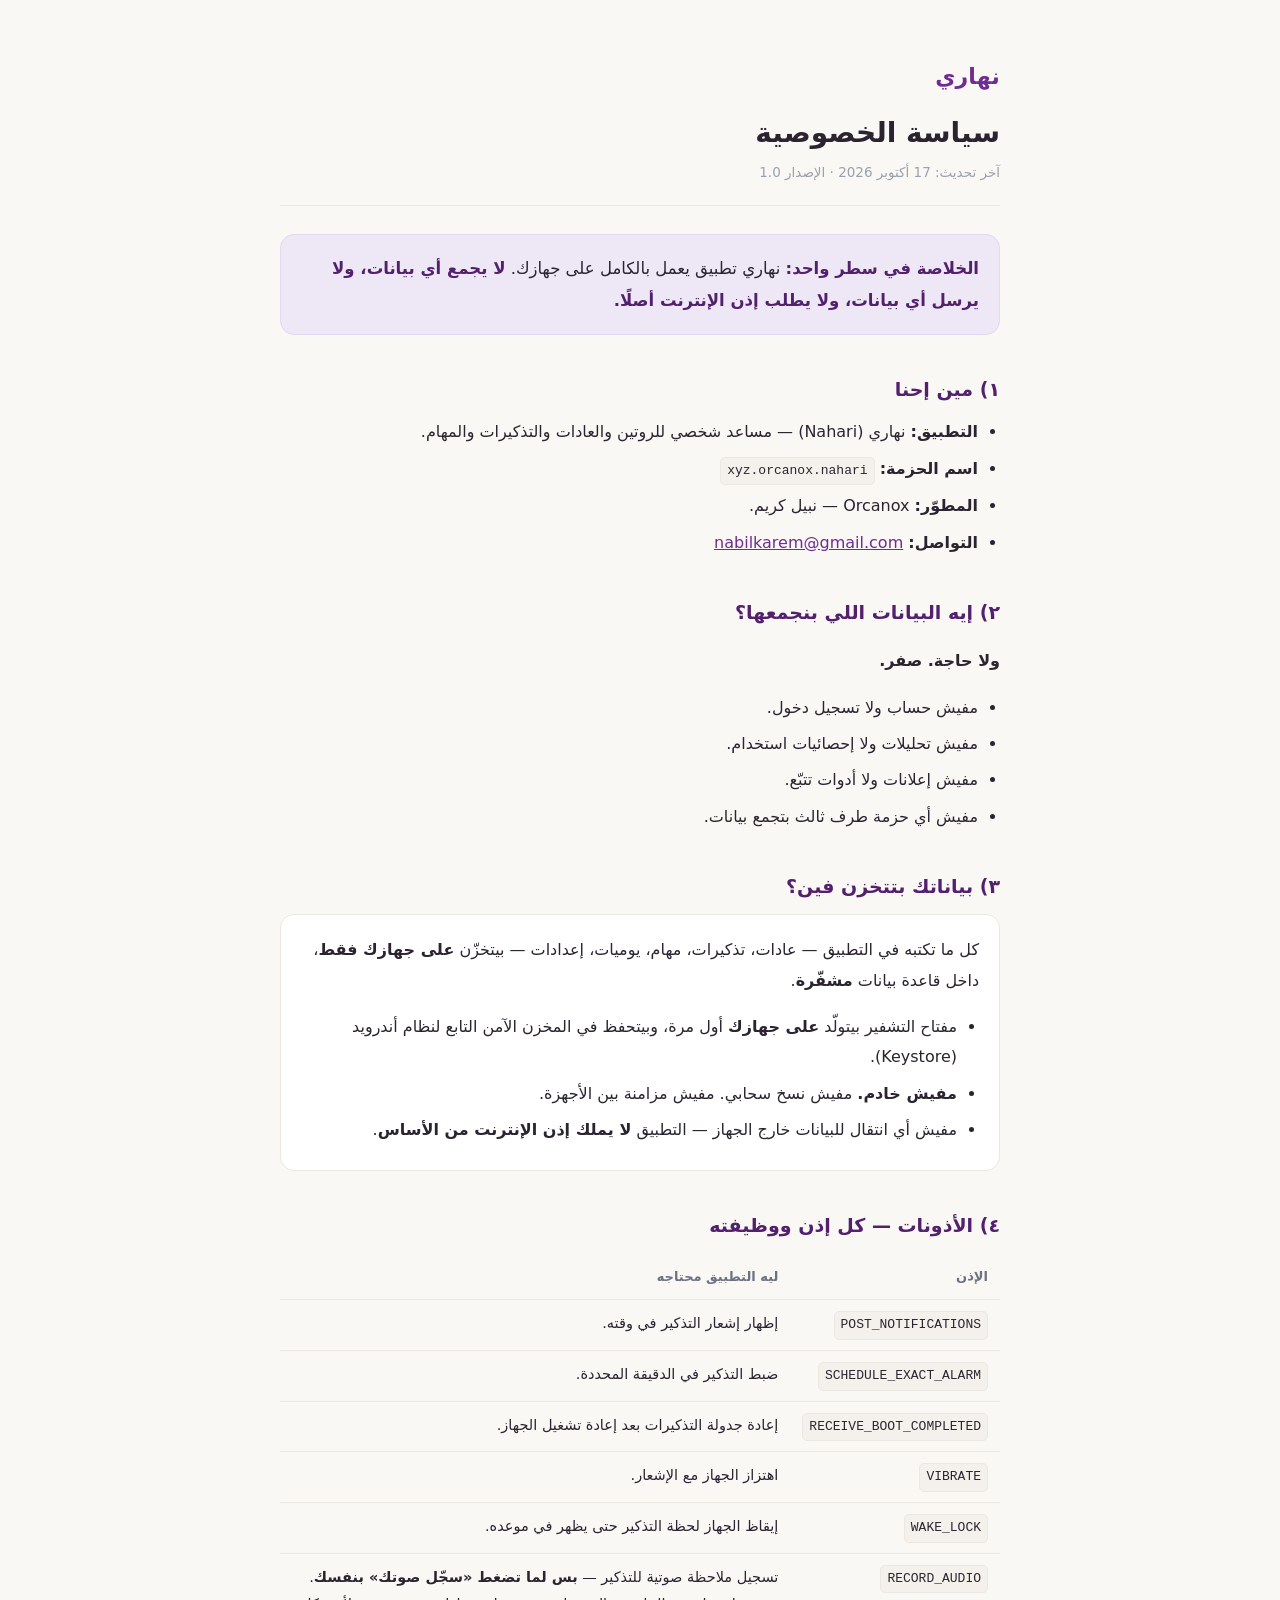
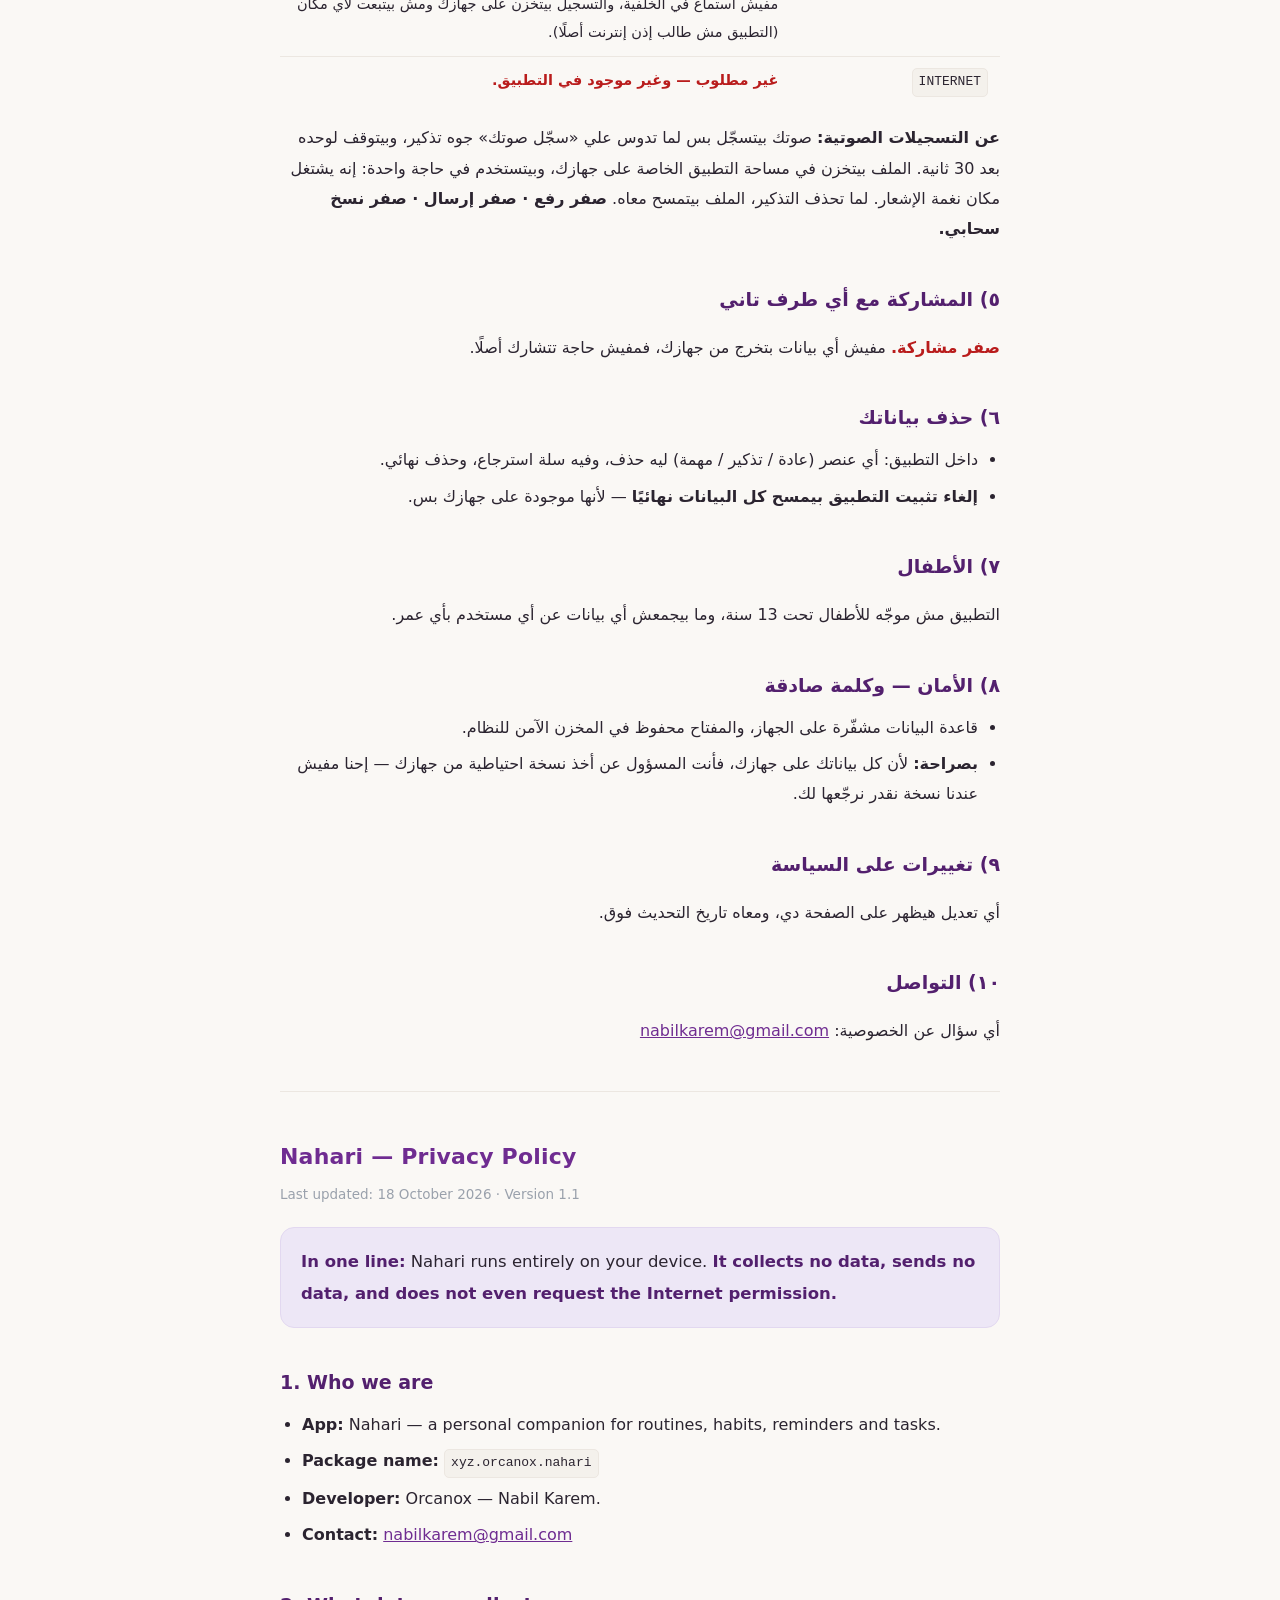
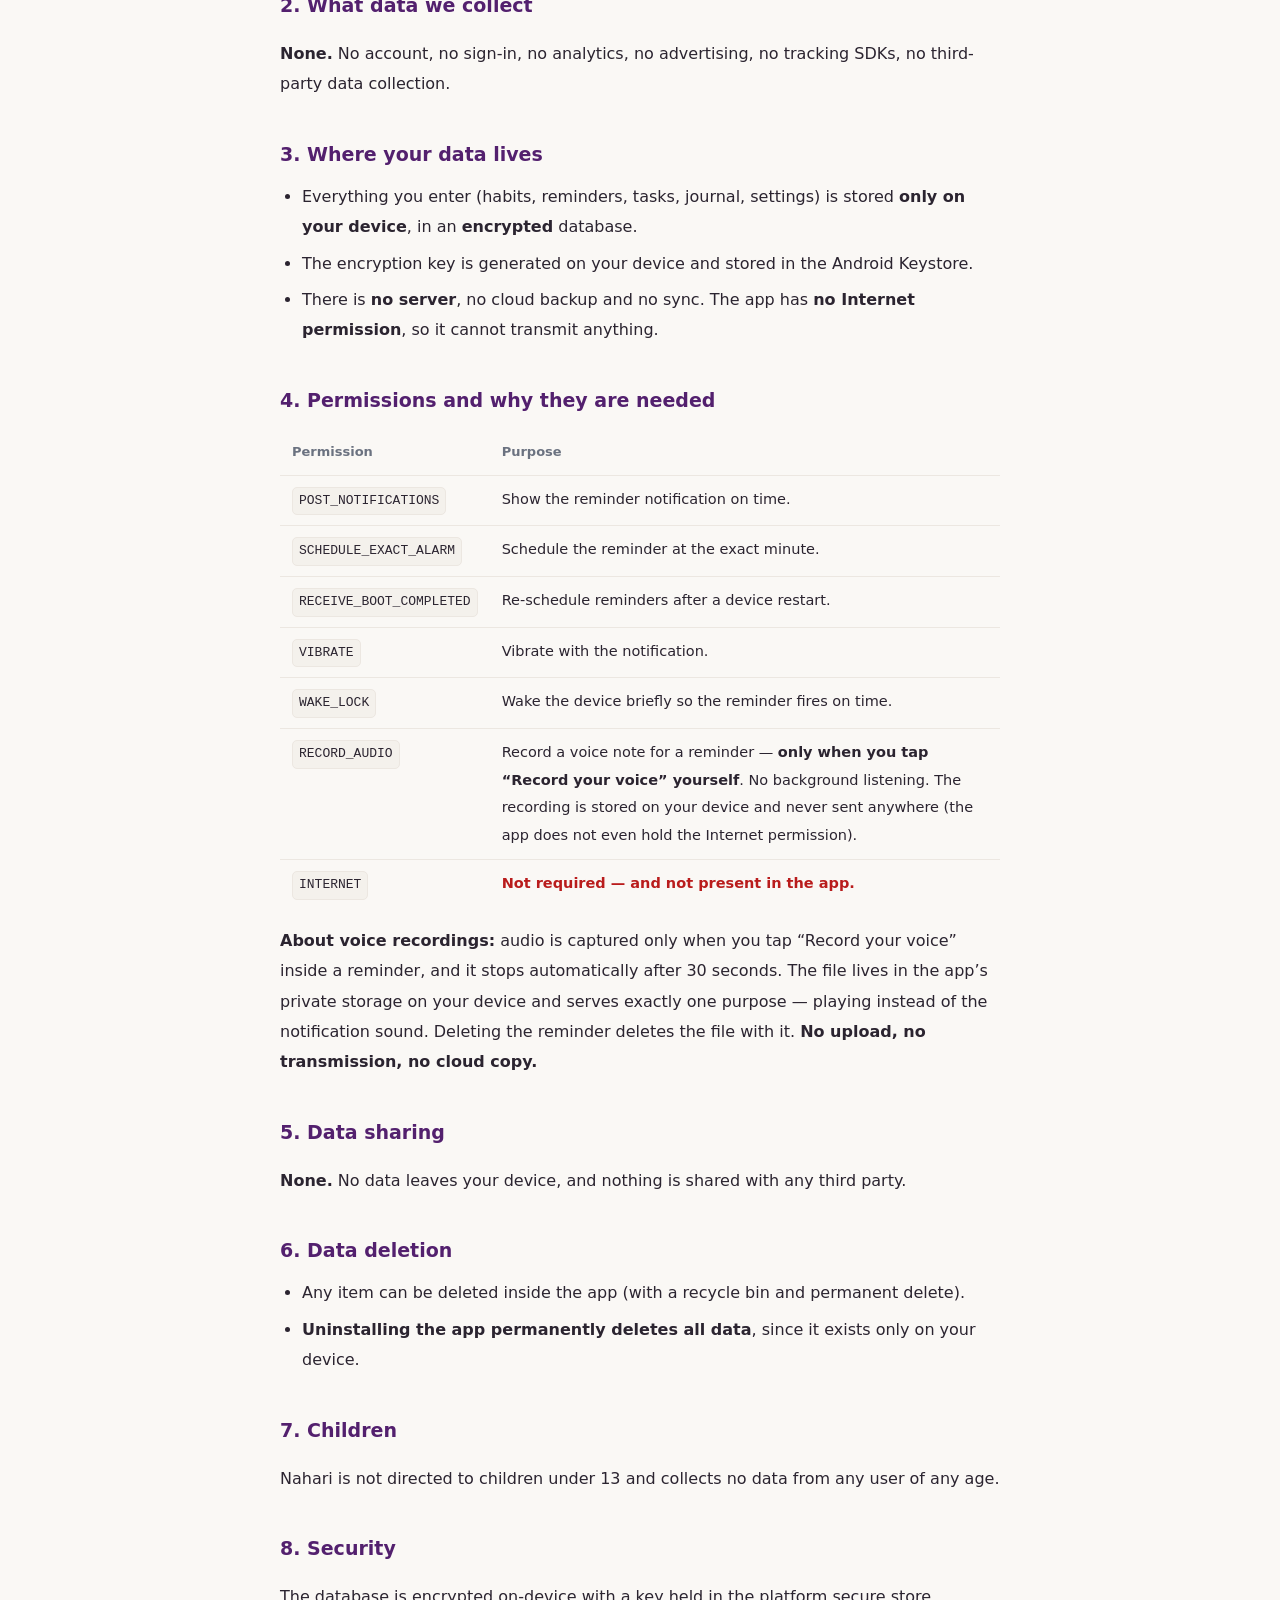
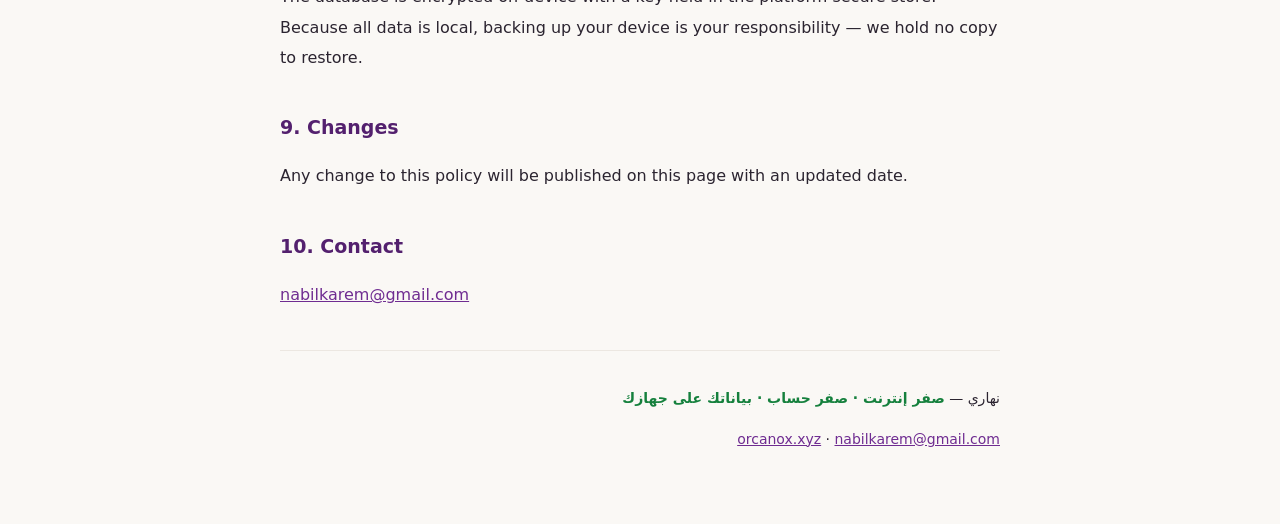
<file: html/nahari/privacy/index.html>
<!doctype html>
<html lang="ar" dir="rtl">
<head>
<meta charset="utf-8">
<meta name="viewport" content="width=device-width,initial-scale=1">
<title>سياسة الخصوصية — نهاري</title>
<meta name="description" content="سياسة خصوصية تطبيق نهاري: لا يجمع أي بيانات، ولا يرسلها، ويعمل بالكامل على جهازك.">
<link rel="icon" href="/favicon.svg" type="image/svg+xml">
<style>
  :root{
    --canvas:#FAF8F5; --surface:#FFFFFF; --border:#ECE7E1;
    --primary:#6F2C91; --primaryDeep:#53206E; --primarySoft:#EDE7F6;
    --text:#2B2430; --muted:#6B7280; --tertiary:#9AA1AC; --green:#15803D;
  }
  *{box-sizing:border-box}
  body{
    margin:0; background:var(--canvas); color:var(--text);
    font-family:"IBM Plex Sans Arabic","Segoe UI",system-ui,-apple-system,"Noto Naskh Arabic",sans-serif;
    line-height:1.9; font-size:16px; -webkit-font-smoothing:antialiased;
  }
  .wrap{max-width:760px; margin:0 auto; padding:32px 20px 72px}
  header{padding:24px 0 20px; border-bottom:1px solid var(--border); margin-bottom:28px}
  .brand{font-size:22px; font-weight:700; color:var(--primary); letter-spacing:.2px}
  h1{font-size:28px; line-height:1.5; margin:14px 0 6px; font-weight:700}
  .meta{color:var(--tertiary); font-size:13.5px}
  h2{font-size:19px; margin:36px 0 10px; font-weight:700; color:var(--primaryDeep)}
  h3{font-size:16px; margin:22px 0 6px; font-weight:700}
  p,li{color:var(--text)}
  ul{padding-inline-start:22px; margin:8px 0}
  li{margin:6px 0}
  .lead{
    background:var(--primarySoft); border:1px solid #E2D8F0; border-radius:14px;
    padding:18px 20px; margin:0 0 8px; font-size:16.5px;
  }
  .lead strong{color:var(--primaryDeep)}
  .card{background:var(--surface); border:1px solid var(--border); border-radius:14px; padding:4px 20px 16px}
  table{width:100%; border-collapse:collapse; margin:12px 0; font-size:14.5px}
  th,td{text-align:start; padding:10px 12px; border-bottom:1px solid var(--border); vertical-align:top}
  th{color:var(--muted); font-weight:700; font-size:13px}
  tr:last-child td{border-bottom:0}
  code{
    font-family:ui-monospace,SFMono-Regular,Menlo,monospace; font-size:13px;
    background:#F4F1EC; border:1px solid var(--border); border-radius:5px; padding:1px 6px; direction:ltr; display:inline-block;
  }
  .ok{color:var(--green); font-weight:700}
  .no{color:#B91C1C; font-weight:700}
  hr{border:0; border-top:1px solid var(--border); margin:44px 0}
  footer{margin-top:40px; padding-top:20px; border-top:1px solid var(--border); color:var(--muted); font-size:14px}
  footer a{color:var(--primary)}
  a{color:var(--primary)}
  .en{direction:ltr; text-align:left}
  .en h2,.en h3{text-align:left}
  @media (max-width:480px){ .wrap{padding:24px 16px 56px} h1{font-size:24px} body{font-size:15.5px} }
</style>
</head>
<body>
<div class="wrap">

  <header>
    <div class="brand">نهاري</div>
    <h1>سياسة الخصوصية</h1>
    <div class="meta">آخر تحديث: 17 أكتوبر 2026 · الإصدار 1.0</div>
  </header>

  <div class="lead">
    <strong>الخلاصة في سطر واحد:</strong>
    نهاري تطبيق يعمل بالكامل على جهازك. <strong>لا يجمع أي بيانات، ولا يرسل أي بيانات، ولا يطلب إذن الإنترنت أصلًا.</strong>
  </div>

  <h2>١) مين إحنا</h2>
  <ul>
    <li><strong>التطبيق:</strong> نهاري (Nahari) — مساعد شخصي للروتين والعادات والتذكيرات والمهام.</li>
    <li><strong>اسم الحزمة:</strong> <code>xyz.orcanox.nahari</code></li>
    <li><strong>المطوّر:</strong> Orcanox — نبيل كريم.</li>
    <li><strong>التواصل:</strong> <a href="mailto:nabilkarem@gmail.com">nabilkarem@gmail.com</a></li>
  </ul>

  <h2>٢) إيه البيانات اللي بنجمعها؟</h2>
  <p><strong>ولا حاجة. صفر.</strong></p>
  <ul>
    <li>مفيش حساب ولا تسجيل دخول.</li>
    <li>مفيش تحليلات ولا إحصائيات استخدام.</li>
    <li>مفيش إعلانات ولا أدوات تتبّع.</li>
    <li>مفيش أي حزمة طرف ثالث بتجمع بيانات.</li>
  </ul>

  <h2>٣) بياناتك بتتخزن فين؟</h2>
  <div class="card">
    <p>كل ما تكتبه في التطبيق — عادات، تذكيرات، مهام، يوميات، إعدادات — بيتخزّن <strong>على جهازك فقط</strong>، داخل قاعدة بيانات <strong>مشفّرة</strong>.</p>
    <ul>
      <li>مفتاح التشفير بيتولّد <strong>على جهازك</strong> أول مرة، وبيتحفظ في المخزن الآمن التابع لنظام أندرويد (Keystore).</li>
      <li><strong>مفيش خادم.</strong> مفيش نسخ سحابي. مفيش مزامنة بين الأجهزة.</li>
      <li>مفيش أي انتقال للبيانات خارج الجهاز — التطبيق <strong>لا يملك إذن الإنترنت من الأساس</strong>.</li>
    </ul>
  </div>

  <h2>٤) الأذونات — كل إذن ووظيفته</h2>
  <table>
    <thead><tr><th>الإذن</th><th>ليه التطبيق محتاجه</th></tr></thead>
    <tbody>
      <tr><td><code>POST_NOTIFICATIONS</code></td><td>إظهار إشعار التذكير في وقته.</td></tr>
      <tr><td><code>SCHEDULE_EXACT_ALARM</code></td><td>ضبط التذكير في الدقيقة المحددة.</td></tr>
      <tr><td><code>RECEIVE_BOOT_COMPLETED</code></td><td>إعادة جدولة التذكيرات بعد إعادة تشغيل الجهاز.</td></tr>
      <tr><td><code>VIBRATE</code></td><td>اهتزاز الجهاز مع الإشعار.</td></tr>
      <tr><td><code>WAKE_LOCK</code></td><td>إيقاظ الجهاز لحظة التذكير حتى يظهر في موعده.</td></tr>
      <tr><td><code>RECORD_AUDIO</code></td><td>تسجيل ملاحظة صوتية للتذكير — <strong>بس لما تضغط «سجّل صوتك» بنفسك</strong>. مفيش استماع في الخلفية، والتسجيل بيتخزن على جهازك ومش بيتبعت لأي مكان (التطبيق مش طالب إذن إنترنت أصلًا).</td></tr>
      <tr><td><code>INTERNET</code></td><td class="no">غير مطلوب — وغير موجود في التطبيق.</td></tr>
    </tbody>
  </table>

  <p><strong>عن التسجيلات الصوتية:</strong> صوتك بيتسجّل بس لما تدوس علي «سجّل صوتك» جوه تذكير، وبيتوقف لوحده بعد 30 ثانية. الملف بيتخزن في مساحة التطبيق الخاصة على جهازك، وبيتستخدم في حاجة واحدة: إنه يشتغل مكان نغمة الإشعار. لما تحذف التذكير، الملف بيتمسح معاه. <strong>صفر رفع · صفر إرسال · صفر نسخ سحابي.</strong></p>

  <h2>٥) المشاركة مع أي طرف تاني</h2>
  <p><strong class="no">صفر مشاركة.</strong> مفيش أي بيانات بتخرج من جهازك، فمفيش حاجة تتشارك أصلًا.</p>

  <h2>٦) حذف بياناتك</h2>
  <ul>
    <li>داخل التطبيق: أي عنصر (عادة / تذكير / مهمة) ليه حذف، وفيه سلة استرجاع، وحذف نهائي.</li>
    <li><strong>إلغاء تثبيت التطبيق بيمسح كل البيانات نهائيًا</strong> — لأنها موجودة على جهازك بس.</li>
  </ul>

  <h2>٧) الأطفال</h2>
  <p>التطبيق مش موجّه للأطفال تحت 13 سنة، وما بيجمعش أي بيانات عن أي مستخدم بأي عمر.</p>

  <h2>٨) الأمان — وكلمة صادقة</h2>
  <ul>
    <li>قاعدة البيانات مشفّرة على الجهاز، والمفتاح محفوظ في المخزن الآمن للنظام.</li>
    <li><strong>بصراحة:</strong> لأن كل بياناتك على جهازك، فأنت المسؤول عن أخذ نسخة احتياطية من جهازك — إحنا مفيش عندنا نسخة نقدر نرجّعها لك.</li>
  </ul>

  <h2>٩) تغييرات على السياسة</h2>
  <p>أي تعديل هيظهر على الصفحة دي، ومعاه تاريخ التحديث فوق.</p>

  <h2>١٠) التواصل</h2>
  <p>أي سؤال عن الخصوصية: <a href="mailto:nabilkarem@gmail.com">nabilkarem@gmail.com</a></p>

  <hr>

  <div class="en">
    <div class="brand" style="font-family:inherit">Nahari — Privacy Policy</div>
    <div class="meta" style="margin-top:4px">Last updated: 18 October 2026 · Version 1.1</div>

    <div class="lead" style="margin-top:20px">
      <strong>In one line:</strong> Nahari runs entirely on your device.
      <strong>It collects no data, sends no data, and does not even request the Internet permission.</strong>
    </div>

    <h2>1. Who we are</h2>
    <ul>
      <li><strong>App:</strong> Nahari — a personal companion for routines, habits, reminders and tasks.</li>
      <li><strong>Package name:</strong> <code>xyz.orcanox.nahari</code></li>
      <li><strong>Developer:</strong> Orcanox — Nabil Karem.</li>
      <li><strong>Contact:</strong> <a href="mailto:nabilkarem@gmail.com">nabilkarem@gmail.com</a></li>
    </ul>

    <h2>2. What data we collect</h2>
    <p><strong>None.</strong> No account, no sign-in, no analytics, no advertising, no tracking SDKs, no third-party data collection.</p>

    <h2>3. Where your data lives</h2>
    <ul>
      <li>Everything you enter (habits, reminders, tasks, journal, settings) is stored <strong>only on your device</strong>, in an <strong>encrypted</strong> database.</li>
      <li>The encryption key is generated on your device and stored in the Android Keystore.</li>
      <li>There is <strong>no server</strong>, no cloud backup and no sync. The app has <strong>no Internet permission</strong>, so it cannot transmit anything.</li>
    </ul>

    <h2>4. Permissions and why they are needed</h2>
    <table>
      <thead><tr><th>Permission</th><th>Purpose</th></tr></thead>
      <tbody>
        <tr><td><code>POST_NOTIFICATIONS</code></td><td>Show the reminder notification on time.</td></tr>
        <tr><td><code>SCHEDULE_EXACT_ALARM</code></td><td>Schedule the reminder at the exact minute.</td></tr>
        <tr><td><code>RECEIVE_BOOT_COMPLETED</code></td><td>Re-schedule reminders after a device restart.</td></tr>
        <tr><td><code>VIBRATE</code></td><td>Vibrate with the notification.</td></tr>
        <tr><td><code>WAKE_LOCK</code></td><td>Wake the device briefly so the reminder fires on time.</td></tr>
        <tr><td><code>RECORD_AUDIO</code></td><td>Record a voice note for a reminder — <strong>only when you tap “Record your voice” yourself</strong>. No background listening. The recording is stored on your device and never sent anywhere (the app does not even hold the Internet permission).</td></tr>
        <tr><td><code>INTERNET</code></td><td class="no">Not required — and not present in the app.</td></tr>
      </tbody>
    </table>

    <p><strong>About voice recordings:</strong> audio is captured only when you tap “Record your voice” inside a reminder, and it stops automatically after 30 seconds. The file lives in the app’s private storage on your device and serves exactly one purpose — playing instead of the notification sound. Deleting the reminder deletes the file with it. <strong>No upload, no transmission, no cloud copy.</strong></p>

    <h2>5. Data sharing</h2>
    <p><strong>None.</strong> No data leaves your device, and nothing is shared with any third party.</p>

    <h2>6. Data deletion</h2>
    <ul>
      <li>Any item can be deleted inside the app (with a recycle bin and permanent delete).</li>
      <li><strong>Uninstalling the app permanently deletes all data</strong>, since it exists only on your device.</li>
    </ul>

    <h2>7. Children</h2>
    <p>Nahari is not directed to children under 13 and collects no data from any user of any age.</p>

    <h2>8. Security</h2>
    <p>The database is encrypted on-device with a key held in the platform secure store. Because all data is local, backing up your device is your responsibility — we hold no copy to restore.</p>

    <h2>9. Changes</h2>
    <p>Any change to this policy will be published on this page with an updated date.</p>

    <h2>10. Contact</h2>
    <p><a href="mailto:nabilkarem@gmail.com">nabilkarem@gmail.com</a></p>
  </div>

  <footer>
    <p>نهاري — <span class="ok">صفر إنترنت · صفر حساب · بياناتك على جهازك</span></p>
    <p><a href="/">orcanox.xyz</a> · <a href="mailto:nabilkarem@gmail.com">nabilkarem@gmail.com</a></p>
  </footer>

</div>
</body>
</html>
</file>
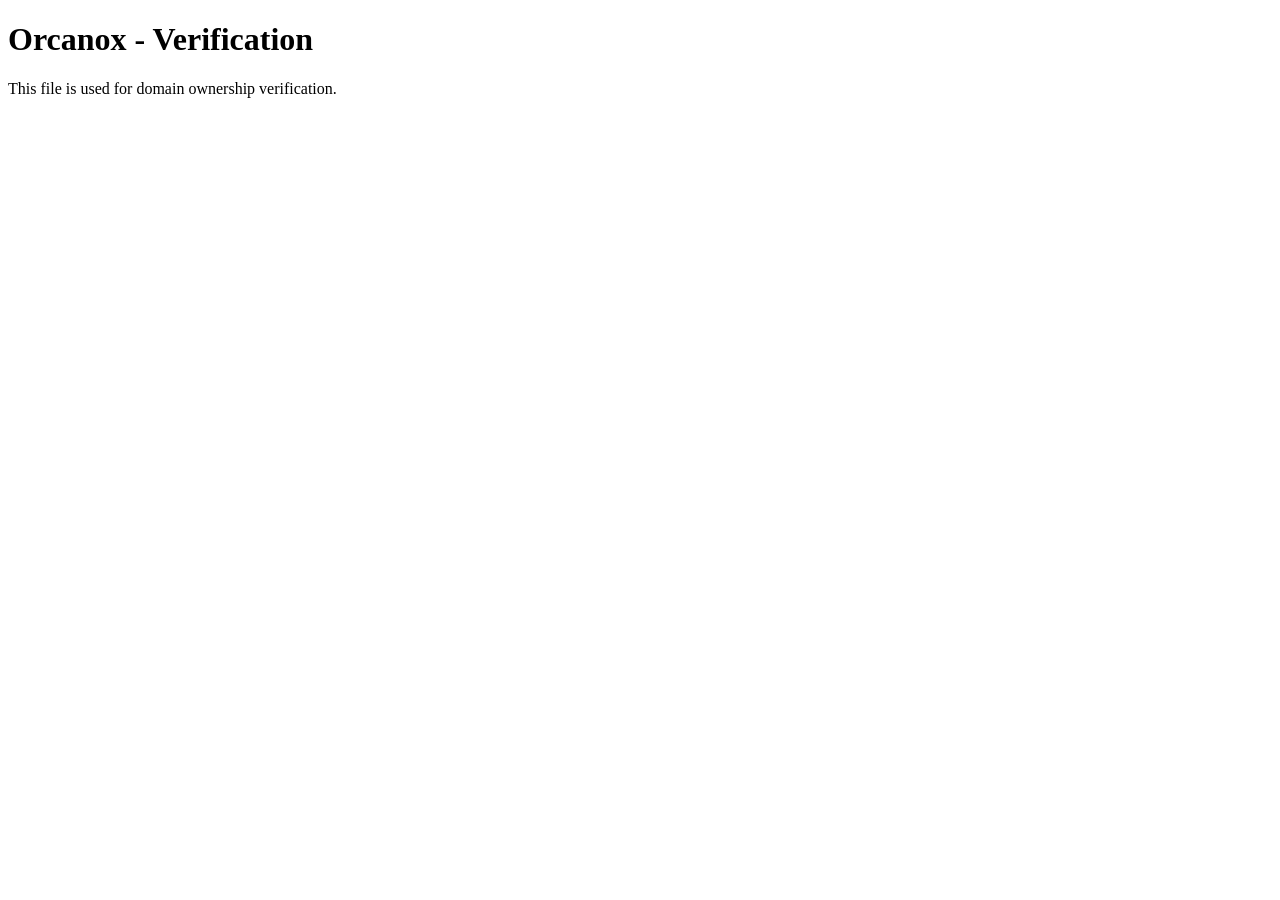
<file: verification.html>
<!DOCTYPE html>
<html>
<head>
  <!-- Google Site Verification - Replace CONTENT with actual key -->
  <meta name="google-site-verification" content="YOUR_GOOGLE_VERIFICATION_KEY" />
</head>
<body>
  <h1>Orcanox - Verification</h1>
  <p>This file is used for domain ownership verification.</p>
</body>
</html>
</file>
<file: css/style.css>
/* ============================================
   Orcanox — Main Stylesheet
   ============================================ */

:root {
  --bg-primary: #0a0a0f;
  --bg-secondary: #111118;
  --bg-card: #16161f;
  --bg-card-hover: #1c1c2a;
  --border-color: #1e1e2e;
  --border-hover: #2a2a3e;
  --text-primary: #e8e8f0;
  --text-secondary: #8888a0;
  --text-muted: #585870;
  --accent-1: #6366f1;
  --accent-2: #8b5cf6;
  --accent-3: #a855f7;
  --accent-4: #d946ef;
  --gradient-1: linear-gradient(135deg, #6366f1, #8b5cf6);
  --gradient-2: linear-gradient(135deg, #8b5cf6, #a855f7);
  --gradient-3: linear-gradient(135deg, #6366f1, #d946ef);
  --gradient-hero: linear-gradient(135deg, #6366f1 0%, #8b5cf6 25%, #a855f7 50%, #d946ef 100%);
  --font-sans: 'Inter', -apple-system, BlinkMacSystemFont, 'Segoe UI', sans-serif;
  --font-mono: 'JetBrains Mono', monospace;
  --max-width: 1200px;
  --nav-height: 72px;
}

/* Reset */
*, *::before, *::after {
  margin: 0;
  padding: 0;
  box-sizing: border-box;
}

html {
  scroll-behavior: smooth;
  scroll-padding-top: var(--nav-height);
}

body {
  font-family: var(--font-sans);
  background: var(--bg-primary);
  color: var(--text-primary);
  line-height: 1.6;
  -webkit-font-smoothing: antialiased;
  overflow-x: hidden;
}

.container {
  max-width: var(--max-width);
  margin: 0 auto;
  padding: 0 24px;
}

a {
  color: inherit;
  text-decoration: none;
}

/* ============================================
   Navigation
   ============================================ */

.navbar {
  position: fixed;
  top: 0;
  left: 0;
  right: 0;
  height: var(--nav-height);
  z-index: 1000;
  background: rgba(10, 10, 15, 0.8);
  backdrop-filter: blur(20px);
  -webkit-backdrop-filter: blur(20px);
  border-bottom: 1px solid transparent;
  transition: border-color 0.3s ease;
}

.navbar.scrolled {
  border-color: var(--border-color);
}

.nav-container {
  display: flex;
  align-items: center;
  justify-content: space-between;
  height: 100%;
}

.logo {
  display: flex;
  align-items: center;
  gap: 10px;
  font-weight: 700;
  font-size: 18px;
  letter-spacing: 0.1em;
}

.logo-icon {
  width: 28px;
  height: auto;
  color: var(--accent-2);
}

.logo-text {
  background: var(--gradient-1);
  -webkit-background-clip: text;
  -webkit-text-fill-color: transparent;
  background-clip: text;
}

.nav-links {
  display: flex;
  align-items: center;
  gap: 32px;
}

.nav-link {
  font-size: 14px;
  font-weight: 500;
  color: var(--text-secondary);
  transition: color 0.2s ease;
  position: relative;
}

.nav-link::after {
  content: '';
  position: absolute;
  bottom: -4px;
  left: 0;
  width: 0;
  height: 2px;
  background: var(--gradient-1);
  transition: width 0.3s ease;
}

.nav-link:hover {
  color: var(--text-primary);
}

.nav-link:hover::after {
  width: 100%;
}

.mobile-menu-btn {
  display: none;
  flex-direction: column;
  gap: 5px;
  background: none;
  border: none;
  cursor: pointer;
  padding: 4px;
}

.mobile-menu-btn span {
  width: 24px;
  height: 2px;
  background: var(--text-primary);
  border-radius: 2px;
  transition: all 0.3s ease;
}

.mobile-menu-btn.active span:nth-child(1) {
  transform: rotate(45deg) translate(5px, 5px);
}

.mobile-menu-btn.active span:nth-child(2) {
  opacity: 0;
}

.mobile-menu-btn.active span:nth-child(3) {
  transform: rotate(-45deg) translate(5px, -5px);
}

/* ============================================
   Hero Section
   ============================================ */

.hero {
  position: relative;
  min-height: 100vh;
  display: flex;
  align-items: center;
  overflow: hidden;
  padding-top: var(--nav-height);
}

.hero-bg {
  position: absolute;
  inset: 0;
  overflow: hidden;
}

.gradient-orb {
  position: absolute;
  border-radius: 50%;
  filter: blur(80px);
  opacity: 0.15;
  animation: orbFloat 20s ease-in-out infinite;
}

.orb-1 {
  width: 600px;
  height: 600px;
  background: var(--accent-1);
  top: -200px;
  left: -200px;
  animation-delay: 0s;
}

.orb-2 {
  width: 500px;
  height: 500px;
  background: var(--accent-3);
  top: 50%;
  right: -150px;
  animation-delay: -5s;
}

.orb-3 {
  width: 400px;
  height: 400px;
  background: var(--accent-4);
  bottom: -100px;
  left: 30%;
  animation-delay: -10s;
}

@keyframes orbFloat {
  0%, 100% { transform: translate(0, 0) scale(1); }
  25% { transform: translate(50px, -50px) scale(1.1); }
  50% { transform: translate(-30px, 30px) scale(0.95); }
  75% { transform: translate(30px, 50px) scale(1.05); }
}

.hero-content {
  position: relative;
  z-index: 1;
  text-align: center;
  max-width: 800px;
  margin: 0 auto;
}

.hero-badge {
  display: inline-block;
  padding: 8px 20px;
  border-radius: 100px;
  font-size: 13px;
  font-weight: 600;
  background: rgba(99, 102, 241, 0.1);
  border: 1px solid rgba(99, 102, 241, 0.2);
  color: var(--accent-1);
  margin-bottom: 32px;
  letter-spacing: 0.05em;
}

.hero-title {
  font-size: clamp(48px, 8vw, 80px);
  font-weight: 800;
  line-height: 1.05;
  margin-bottom: 24px;
  letter-spacing: -0.02em;
}

.gradient-text {
  background: var(--gradient-3);
  -webkit-background-clip: text;
  -webkit-text-fill-color: transparent;
  background-clip: text;
}

.hero-subtitle {
  font-size: 18px;
  color: var(--text-secondary);
  max-width: 600px;
  margin: 0 auto 40px;
  line-height: 1.7;
}

.hero-actions {
  display: flex;
  gap: 16px;
  justify-content: center;
  flex-wrap: wrap;
  margin-bottom: 64px;
}

.btn {
  display: inline-flex;
  align-items: center;
  gap: 8px;
  padding: 14px 32px;
  border-radius: 12px;
  font-size: 15px;
  font-weight: 600;
  cursor: pointer;
  transition: all 0.3s ease;
  border: 1px solid transparent;
}

.btn-primary {
  background: var(--gradient-1);
  color: white;
  box-shadow: 0 4px 24px rgba(99, 102, 241, 0.3);
}

.btn-primary:hover {
  transform: translateY(-2px);
  box-shadow: 0 8px 32px rgba(99, 102, 241, 0.4);
}

.btn-outline {
  background: transparent;
  border-color: var(--border-color);
  color: var(--text-primary);
}

.btn-outline:hover {
  border-color: var(--accent-1);
  background: rgba(99, 102, 241, 0.05);
}

.hero-stats {
  display: flex;
  justify-content: center;
  gap: 48px;
}

.stat {
  text-align: center;
}

.stat-number {
  display: block;
  font-size: 36px;
  font-weight: 800;
  background: var(--gradient-1);
  -webkit-background-clip: text;
  -webkit-text-fill-color: transparent;
  background-clip: text;
  line-height: 1;
  margin-bottom: 4px;
}

.stat-label {
  font-size: 13px;
  color: var(--text-muted);
  font-weight: 500;
  letter-spacing: 0.05em;
}

/* ============================================
   Section Common
   ============================================ */

section {
  padding: 100px 0;
}

.section-header {
  text-align: center;
  max-width: 600px;
  margin: 0 auto 64px;
}

.section-tag {
  display: inline-block;
  padding: 6px 16px;
  border-radius: 100px;
  font-size: 12px;
  font-weight: 600;
  background: rgba(99, 102, 241, 0.08);
  border: 1px solid rgba(99, 102, 241, 0.15);
  color: var(--accent-1);
  margin-bottom: 16px;
  letter-spacing: 0.05em;
  text-transform: uppercase;
}

.section-title {
  font-size: clamp(32px, 5vw, 48px);
  font-weight: 800;
  line-height: 1.15;
  margin-bottom: 16px;
}

.section-desc {
  font-size: 16px;
  color: var(--text-secondary);
  line-height: 1.7;
}

/* ============================================
   Services Section
   ============================================ */

.services {
  background: var(--bg-secondary);
}

.services-grid {
  display: grid;
  grid-template-columns: repeat(auto-fit, minmax(320px, 1fr));
  gap: 24px;
}

.service-card {
  background: var(--bg-card);
  border: 1px solid var(--border-color);
  border-radius: 16px;
  padding: 32px;
  transition: all 0.3s ease;
  animation: fadeInUp 0.6s ease forwards;
  opacity: 0;
}

.service-card:hover {
  border-color: var(--border-hover);
  background: var(--bg-card-hover);
  transform: translateY(-4px);
  box-shadow: 0 12px 40px rgba(0, 0, 0, 0.3);
}

@keyframes fadeInUp {
  from {
    opacity: 0;
    transform: translateY(20px);
  }
  to {
    opacity: 1;
    transform: translateY(0);
  }
}

.service-icon {
  width: 48px;
  height: 48px;
  border-radius: 12px;
  display: flex;
  align-items: center;
  justify-content: center;
  margin-bottom: 20px;
  padding: 10px;
}

.service-icon svg {
  width: 100%;
  height: 100%;
}

.services .service-card:nth-child(1) .service-icon { background: rgba(99, 102, 241, 0.1); color: #6366f1; }
.services .service-card:nth-child(2) .service-icon { background: rgba(139, 92, 246, 0.1); color: #8b5cf6; }
.services .service-card:nth-child(3) .service-icon { background: rgba(168, 85, 247, 0.1); color: #a855f7; }
.services .service-card:nth-child(4) .service-icon { background: rgba(217, 70, 239, 0.1); color: #d946ef; }
.services .service-card:nth-child(5) .service-icon { background: rgba(236, 72, 153, 0.1); color: #ec4899; }
.services .service-card:nth-child(6) .service-icon { background: rgba(59, 130, 246, 0.1); color: #3b82f6; }

.service-card h3 {
  font-size: 18px;
  font-weight: 700;
  margin-bottom: 12px;
}

.service-card p {
  font-size: 14px;
  color: var(--text-secondary);
  line-height: 1.7;
}

/* ============================================
   Platform Section
   ============================================ */

.platform-grid {
  display: grid;
  grid-template-columns: repeat(auto-fit, minmax(340px, 1fr));
  gap: 16px;
}

.platform-card {
  background: var(--bg-card);
  border: 1px solid var(--border-color);
  border-radius: 12px;
  padding: 28px;
  transition: all 0.3s ease;
}

.platform-card:hover {
  border-color: var(--accent-1);
  background: var(--bg-card-hover);
}

.platform-number {
  font-family: var(--font-mono);
  font-size: 13px;
  font-weight: 500;
  color: var(--accent-1);
  margin-bottom: 12px;
}

.platform-card h4 {
  font-size: 16px;
  font-weight: 700;
  margin-bottom: 8px;
}

.platform-card p {
  font-size: 14px;
  color: var(--text-secondary);
  line-height: 1.7;
}

/* ============================================
   About Section
   ============================================ */

.about {
  background: var(--bg-secondary);
}

.about-content {
  display: grid;
  grid-template-columns: 1fr 1fr;
  gap: 64px;
  align-items: center;
}

.about-text p {
  font-size: 15px;
  color: var(--text-secondary);
  line-height: 1.8;
  margin-bottom: 16px;
}

.about-features {
  margin-top: 24px;
  display: flex;
  flex-direction: column;
  gap: 12px;
}

.about-feature {
  display: flex;
  align-items: center;
  gap: 10px;
  font-size: 14px;
  font-weight: 500;
  color: var(--text-primary);
}

.about-feature svg {
  width: 18px;
  height: 18px;
  color: var(--accent-1);
  flex-shrink: 0;
}

.about-stats {
  display: grid;
  grid-template-columns: 1fr;
  gap: 16px;
}

.about-stat-card {
  background: var(--bg-card);
  border: 1px solid var(--border-color);
  border-radius: 16px;
  padding: 32px;
  text-align: center;
}

.about-stat-number {
  display: block;
  font-size: 42px;
  font-weight: 800;
  background: var(--gradient-1);
  -webkit-background-clip: text;
  -webkit-text-fill-color: transparent;
  background-clip: text;
  margin-bottom: 4px;
}

.about-stat-label {
  font-size: 14px;
  color: var(--text-secondary);
  font-weight: 500;
}

/* ============================================
   Contact Section
   ============================================ */

.contact-links {
  display: flex;
  justify-content: center;
  gap: 24px;
  flex-wrap: wrap;
}

.contact-link {
  display: flex;
  align-items: center;
  gap: 10px;
  padding: 16px 28px;
  border-radius: 12px;
  border: 1px solid var(--border-color);
  color: var(--text-secondary);
  font-size: 15px;
  font-weight: 500;
  transition: all 0.3s ease;
  background: var(--bg-card);
}

.contact-link svg {
  width: 20px;
  height: 20px;
}

.contact-link:hover {
  border-color: var(--accent-1);
  color: var(--text-primary);
  background: var(--bg-card-hover);
  transform: translateY(-2px);
}

/* ============================================
   Footer
   ============================================ */

.footer {
  border-top: 1px solid var(--border-color);
  padding: 48px 0;
  text-align: center;
}

.footer-content {
  display: flex;
  flex-direction: column;
  align-items: center;
  gap: 16px;
}

.footer-brand {
  display: flex;
  align-items: center;
  gap: 10px;
}

.footer-logo-icon {
  width: 24px;
  height: auto;
  color: var(--accent-2);
}

.footer-logo-text {
  font-weight: 700;
  font-size: 16px;
  letter-spacing: 0.1em;
  background: var(--gradient-1);
  -webkit-background-clip: text;
  -webkit-text-fill-color: transparent;
  background-clip: text;
}

.footer-tagline {
  font-size: 14px;
  color: var(--text-muted);
}

.footer-bottom {
  display: flex;
  align-items: center;
  gap: 8px;
  font-size: 13px;
  color: var(--text-muted);
}

.footer-sep {
  color: var(--border-color);
}

.heart {
  color: var(--accent-3);
  font-weight: 700;
}

/* ============================================
   Responsive
   ============================================ */

@media (max-width: 768px) {
  .nav-links {
    display: none;
    position: fixed;
    top: var(--nav-height);
    left: 0;
    right: 0;
    background: rgba(10, 10, 15, 0.98);
    backdrop-filter: blur(20px);
    flex-direction: column;
    padding: 24px;
    gap: 20px;
    border-bottom: 1px solid var(--border-color);
  }

  .nav-links.open {
    display: flex;
  }

  .mobile-menu-btn {
    display: flex;
  }

  .hero-stats {
    gap: 24px;
  }

  .about-content {
    grid-template-columns: 1fr;
    gap: 32px;
  }

  .services-grid {
    grid-template-columns: 1fr;
  }

  .platform-grid {
    grid-template-columns: 1fr;
  }

  .contact-links {
    flex-direction: column;
    align-items: stretch;
  }

  .contact-link {
    justify-content: center;
  }
}

@media (max-width: 480px) {
  .stat-number {
    font-size: 28px;
  }

  .hero-actions {
    flex-direction: column;
    align-items: stretch;
  }

  .btn {
    justify-content: center;
  }
}

/* ============================================
   Verification page
   ============================================ */

.verification-body {
  display: flex;
  align-items: center;
  justify-content: center;
  min-height: 100vh;
  text-align: center;
  padding: 24px;
}

.verification-body h1 {
  font-size: 24px;
  margin-bottom: 8px;
}

.verification-body p {
  color: var(--text-secondary);
}
</file>
<file: html/css/style.css>
/* ============================================
   Orcanox — Main Stylesheet
   ============================================ */

:root {
  --bg-primary: #0a0a0f;
  --bg-secondary: #111118;
  --bg-card: #16161f;
  --bg-card-hover: #1c1c2a;
  --border-color: #1e1e2e;
  --border-hover: #2a2a3e;
  --text-primary: #e8e8f0;
  --text-secondary: #8888a0;
  --text-muted: #585870;
  --accent-1: #6366f1;
  --accent-2: #8b5cf6;
  --accent-3: #a855f7;
  --accent-4: #d946ef;
  --gradient-1: linear-gradient(135deg, #6366f1, #8b5cf6);
  --gradient-2: linear-gradient(135deg, #8b5cf6, #a855f7);
  --gradient-3: linear-gradient(135deg, #6366f1, #d946ef);
  --gradient-hero: linear-gradient(135deg, #6366f1 0%, #8b5cf6 25%, #a855f7 50%, #d946ef 100%);
  --font-sans: 'Inter', -apple-system, BlinkMacSystemFont, 'Segoe UI', sans-serif;
  --font-mono: 'JetBrains Mono', monospace;
  --max-width: 1200px;
  --nav-height: 72px;
}

/* Reset */
*, *::before, *::after {
  margin: 0;
  padding: 0;
  box-sizing: border-box;
}

html {
  scroll-behavior: smooth;
  scroll-padding-top: var(--nav-height);
}

body {
  font-family: var(--font-sans);
  background: var(--bg-primary);
  color: var(--text-primary);
  line-height: 1.6;
  -webkit-font-smoothing: antialiased;
  overflow-x: hidden;
}

.container {
  max-width: var(--max-width);
  margin: 0 auto;
  padding: 0 24px;
}

a {
  color: inherit;
  text-decoration: none;
}

/* ============================================
   Navigation
   ============================================ */

.navbar {
  position: fixed;
  top: 0;
  left: 0;
  right: 0;
  height: var(--nav-height);
  z-index: 1000;
  background: rgba(10, 10, 15, 0.8);
  backdrop-filter: blur(20px);
  -webkit-backdrop-filter: blur(20px);
  border-bottom: 1px solid transparent;
  transition: border-color 0.3s ease;
}

.navbar.scrolled {
  border-color: var(--border-color);
}

.nav-container {
  display: flex;
  align-items: center;
  justify-content: space-between;
  height: 100%;
}

.logo {
  display: flex;
  align-items: center;
  gap: 10px;
  font-weight: 700;
  font-size: 18px;
  letter-spacing: 0.1em;
}

.logo-icon {
  width: 28px;
  height: auto;
  color: var(--accent-2);
}

.logo-text {
  background: var(--gradient-1);
  -webkit-background-clip: text;
  -webkit-text-fill-color: transparent;
  background-clip: text;
}

.nav-links {
  display: flex;
  align-items: center;
  gap: 32px;
}

.nav-link {
  font-size: 14px;
  font-weight: 500;
  color: var(--text-secondary);
  transition: color 0.2s ease;
  position: relative;
}

.nav-link::after {
  content: '';
  position: absolute;
  bottom: -4px;
  left: 0;
  width: 0;
  height: 2px;
  background: var(--gradient-1);
  transition: width 0.3s ease;
}

.nav-link:hover {
  color: var(--text-primary);
}

.nav-link:hover::after {
  width: 100%;
}

.mobile-menu-btn {
  display: none;
  flex-direction: column;
  gap: 5px;
  background: none;
  border: none;
  cursor: pointer;
  padding: 4px;
}

.mobile-menu-btn span {
  width: 24px;
  height: 2px;
  background: var(--text-primary);
  border-radius: 2px;
  transition: all 0.3s ease;
}

.mobile-menu-btn.active span:nth-child(1) {
  transform: rotate(45deg) translate(5px, 5px);
}

.mobile-menu-btn.active span:nth-child(2) {
  opacity: 0;
}

.mobile-menu-btn.active span:nth-child(3) {
  transform: rotate(-45deg) translate(5px, -5px);
}

/* ============================================
   Hero Section
   ============================================ */

.hero {
  position: relative;
  min-height: 100vh;
  display: flex;
  align-items: center;
  overflow: hidden;
  padding-top: var(--nav-height);
}

.hero-bg {
  position: absolute;
  inset: 0;
  overflow: hidden;
}

.gradient-orb {
  position: absolute;
  border-radius: 50%;
  filter: blur(80px);
  opacity: 0.15;
  animation: orbFloat 20s ease-in-out infinite;
}

.orb-1 {
  width: 600px;
  height: 600px;
  background: var(--accent-1);
  top: -200px;
  left: -200px;
  animation-delay: 0s;
}

.orb-2 {
  width: 500px;
  height: 500px;
  background: var(--accent-3);
  top: 50%;
  right: -150px;
  animation-delay: -5s;
}

.orb-3 {
  width: 400px;
  height: 400px;
  background: var(--accent-4);
  bottom: -100px;
  left: 30%;
  animation-delay: -10s;
}

@keyframes orbFloat {
  0%, 100% { transform: translate(0, 0) scale(1); }
  25% { transform: translate(50px, -50px) scale(1.1); }
  50% { transform: translate(-30px, 30px) scale(0.95); }
  75% { transform: translate(30px, 50px) scale(1.05); }
}

.hero-content {
  position: relative;
  z-index: 1;
  text-align: center;
  max-width: 800px;
  margin: 0 auto;
}

.hero-badge {
  display: inline-block;
  padding: 8px 20px;
  border-radius: 100px;
  font-size: 13px;
  font-weight: 600;
  background: rgba(99, 102, 241, 0.1);
  border: 1px solid rgba(99, 102, 241, 0.2);
  color: var(--accent-1);
  margin-bottom: 32px;
  letter-spacing: 0.05em;
}

.hero-title {
  font-size: clamp(48px, 8vw, 80px);
  font-weight: 800;
  line-height: 1.05;
  margin-bottom: 24px;
  letter-spacing: -0.02em;
}

.gradient-text {
  background: var(--gradient-3);
  -webkit-background-clip: text;
  -webkit-text-fill-color: transparent;
  background-clip: text;
}

.hero-subtitle {
  font-size: 18px;
  color: var(--text-secondary);
  max-width: 600px;
  margin: 0 auto 40px;
  line-height: 1.7;
}

.hero-actions {
  display: flex;
  gap: 16px;
  justify-content: center;
  flex-wrap: wrap;
  margin-bottom: 64px;
}

.btn {
  display: inline-flex;
  align-items: center;
  gap: 8px;
  padding: 14px 32px;
  border-radius: 12px;
  font-size: 15px;
  font-weight: 600;
  cursor: pointer;
  transition: all 0.3s ease;
  border: 1px solid transparent;
}

.btn-primary {
  background: var(--gradient-1);
  color: white;
  box-shadow: 0 4px 24px rgba(99, 102, 241, 0.3);
}

.btn-primary:hover {
  transform: translateY(-2px);
  box-shadow: 0 8px 32px rgba(99, 102, 241, 0.4);
}

.btn-outline {
  background: transparent;
  border-color: var(--border-color);
  color: var(--text-primary);
}

.btn-outline:hover {
  border-color: var(--accent-1);
  background: rgba(99, 102, 241, 0.05);
}

.hero-stats {
  display: flex;
  justify-content: center;
  gap: 48px;
}

.stat {
  text-align: center;
}

.stat-number {
  display: block;
  font-size: 36px;
  font-weight: 800;
  background: var(--gradient-1);
  -webkit-background-clip: text;
  -webkit-text-fill-color: transparent;
  background-clip: text;
  line-height: 1;
  margin-bottom: 4px;
}

.stat-label {
  font-size: 13px;
  color: var(--text-muted);
  font-weight: 500;
  letter-spacing: 0.05em;
}

/* ============================================
   Section Common
   ============================================ */

section {
  padding: 100px 0;
}

.section-header {
  text-align: center;
  max-width: 600px;
  margin: 0 auto 64px;
}

.section-tag {
  display: inline-block;
  padding: 6px 16px;
  border-radius: 100px;
  font-size: 12px;
  font-weight: 600;
  background: rgba(99, 102, 241, 0.08);
  border: 1px solid rgba(99, 102, 241, 0.15);
  color: var(--accent-1);
  margin-bottom: 16px;
  letter-spacing: 0.05em;
  text-transform: uppercase;
}

.section-title {
  font-size: clamp(32px, 5vw, 48px);
  font-weight: 800;
  line-height: 1.15;
  margin-bottom: 16px;
}

.section-desc {
  font-size: 16px;
  color: var(--text-secondary);
  line-height: 1.7;
}

/* ============================================
   Services Section
   ============================================ */

.services {
  background: var(--bg-secondary);
}

.services-grid {
  display: grid;
  grid-template-columns: repeat(auto-fit, minmax(320px, 1fr));
  gap: 24px;
}

.service-card {
  background: var(--bg-card);
  border: 1px solid var(--border-color);
  border-radius: 16px;
  padding: 32px;
  transition: all 0.3s ease;
  animation: fadeInUp 0.6s ease forwards;
  opacity: 0;
}

.service-card:hover {
  border-color: var(--border-hover);
  background: var(--bg-card-hover);
  transform: translateY(-4px);
  box-shadow: 0 12px 40px rgba(0, 0, 0, 0.3);
}

@keyframes fadeInUp {
  from {
    opacity: 0;
    transform: translateY(20px);
  }
  to {
    opacity: 1;
    transform: translateY(0);
  }
}

.service-icon {
  width: 48px;
  height: 48px;
  border-radius: 12px;
  display: flex;
  align-items: center;
  justify-content: center;
  margin-bottom: 20px;
  padding: 10px;
}

.service-icon svg {
  width: 100%;
  height: 100%;
}

.services .service-card:nth-child(1) .service-icon { background: rgba(99, 102, 241, 0.1); color: #6366f1; }
.services .service-card:nth-child(2) .service-icon { background: rgba(139, 92, 246, 0.1); color: #8b5cf6; }
.services .service-card:nth-child(3) .service-icon { background: rgba(168, 85, 247, 0.1); color: #a855f7; }
.services .service-card:nth-child(4) .service-icon { background: rgba(217, 70, 239, 0.1); color: #d946ef; }
.services .service-card:nth-child(5) .service-icon { background: rgba(236, 72, 153, 0.1); color: #ec4899; }
.services .service-card:nth-child(6) .service-icon { background: rgba(59, 130, 246, 0.1); color: #3b82f6; }

.service-card h3 {
  font-size: 18px;
  font-weight: 700;
  margin-bottom: 12px;
}

.service-card p {
  font-size: 14px;
  color: var(--text-secondary);
  line-height: 1.7;
}

/* ============================================
   Platform Section
   ============================================ */

.platform-grid {
  display: grid;
  grid-template-columns: repeat(auto-fit, minmax(340px, 1fr));
  gap: 16px;
}

.platform-card {
  background: var(--bg-card);
  border: 1px solid var(--border-color);
  border-radius: 12px;
  padding: 28px;
  transition: all 0.3s ease;
}

.platform-card:hover {
  border-color: var(--accent-1);
  background: var(--bg-card-hover);
}

.platform-number {
  font-family: var(--font-mono);
  font-size: 13px;
  font-weight: 500;
  color: var(--accent-1);
  margin-bottom: 12px;
}

.platform-card h4 {
  font-size: 16px;
  font-weight: 700;
  margin-bottom: 8px;
}

.platform-card p {
  font-size: 14px;
  color: var(--text-secondary);
  line-height: 1.7;
}

/* ============================================
   About Section
   ============================================ */

.about {
  background: var(--bg-secondary);
}

.about-content {
  display: grid;
  grid-template-columns: 1fr 1fr;
  gap: 64px;
  align-items: center;
}

.about-text p {
  font-size: 15px;
  color: var(--text-secondary);
  line-height: 1.8;
  margin-bottom: 16px;
}

.about-features {
  margin-top: 24px;
  display: flex;
  flex-direction: column;
  gap: 12px;
}

.about-feature {
  display: flex;
  align-items: center;
  gap: 10px;
  font-size: 14px;
  font-weight: 500;
  color: var(--text-primary);
}

.about-feature svg {
  width: 18px;
  height: 18px;
  color: var(--accent-1);
  flex-shrink: 0;
}

.about-stats {
  display: grid;
  grid-template-columns: 1fr;
  gap: 16px;
}

.about-stat-card {
  background: var(--bg-card);
  border: 1px solid var(--border-color);
  border-radius: 16px;
  padding: 32px;
  text-align: center;
}

.about-stat-number {
  display: block;
  font-size: 42px;
  font-weight: 800;
  background: var(--gradient-1);
  -webkit-background-clip: text;
  -webkit-text-fill-color: transparent;
  background-clip: text;
  margin-bottom: 4px;
}

.about-stat-label {
  font-size: 14px;
  color: var(--text-secondary);
  font-weight: 500;
}

/* ============================================
   Contact Section
   ============================================ */

.contact-links {
  display: flex;
  justify-content: center;
  gap: 24px;
  flex-wrap: wrap;
}

.contact-link {
  display: flex;
  align-items: center;
  gap: 10px;
  padding: 16px 28px;
  border-radius: 12px;
  border: 1px solid var(--border-color);
  color: var(--text-secondary);
  font-size: 15px;
  font-weight: 500;
  transition: all 0.3s ease;
  background: var(--bg-card);
}

.contact-link svg {
  width: 20px;
  height: 20px;
}

.contact-link:hover {
  border-color: var(--accent-1);
  color: var(--text-primary);
  background: var(--bg-card-hover);
  transform: translateY(-2px);
}

/* ============================================
   Footer
   ============================================ */

.footer {
  border-top: 1px solid var(--border-color);
  padding: 48px 0;
  text-align: center;
}

.footer-content {
  display: flex;
  flex-direction: column;
  align-items: center;
  gap: 16px;
}

.footer-brand {
  display: flex;
  align-items: center;
  gap: 10px;
}

.footer-logo-icon {
  width: 24px;
  height: auto;
  color: var(--accent-2);
}

.footer-logo-text {
  font-weight: 700;
  font-size: 16px;
  letter-spacing: 0.1em;
  background: var(--gradient-1);
  -webkit-background-clip: text;
  -webkit-text-fill-color: transparent;
  background-clip: text;
}

.footer-tagline {
  font-size: 14px;
  color: var(--text-muted);
}

.footer-bottom {
  display: flex;
  align-items: center;
  gap: 8px;
  font-size: 13px;
  color: var(--text-muted);
}

.footer-sep {
  color: var(--border-color);
}

.heart {
  color: var(--accent-3);
  font-weight: 700;
}

/* ============================================
   Responsive
   ============================================ */

@media (max-width: 768px) {
  .nav-links {
    display: none;
    position: fixed;
    top: var(--nav-height);
    left: 0;
    right: 0;
    background: rgba(10, 10, 15, 0.98);
    backdrop-filter: blur(20px);
    flex-direction: column;
    padding: 24px;
    gap: 20px;
    border-bottom: 1px solid var(--border-color);
  }

  .nav-links.open {
    display: flex;
  }

  .mobile-menu-btn {
    display: flex;
  }

  .hero-stats {
    gap: 24px;
  }

  .about-content {
    grid-template-columns: 1fr;
    gap: 32px;
  }

  .services-grid {
    grid-template-columns: 1fr;
  }

  .platform-grid {
    grid-template-columns: 1fr;
  }

  .contact-links {
    flex-direction: column;
    align-items: stretch;
  }

  .contact-link {
    justify-content: center;
  }
}

@media (max-width: 480px) {
  .stat-number {
    font-size: 28px;
  }

  .hero-actions {
    flex-direction: column;
    align-items: stretch;
  }

  .btn {
    justify-content: center;
  }
}

/* ============================================
   Verification page
   ============================================ */

.verification-body {
  display: flex;
  align-items: center;
  justify-content: center;
  min-height: 100vh;
  text-align: center;
  padding: 24px;
}

.verification-body h1 {
  font-size: 24px;
  margin-bottom: 8px;
}

.verification-body p {
  color: var(--text-secondary);
}
</file>
